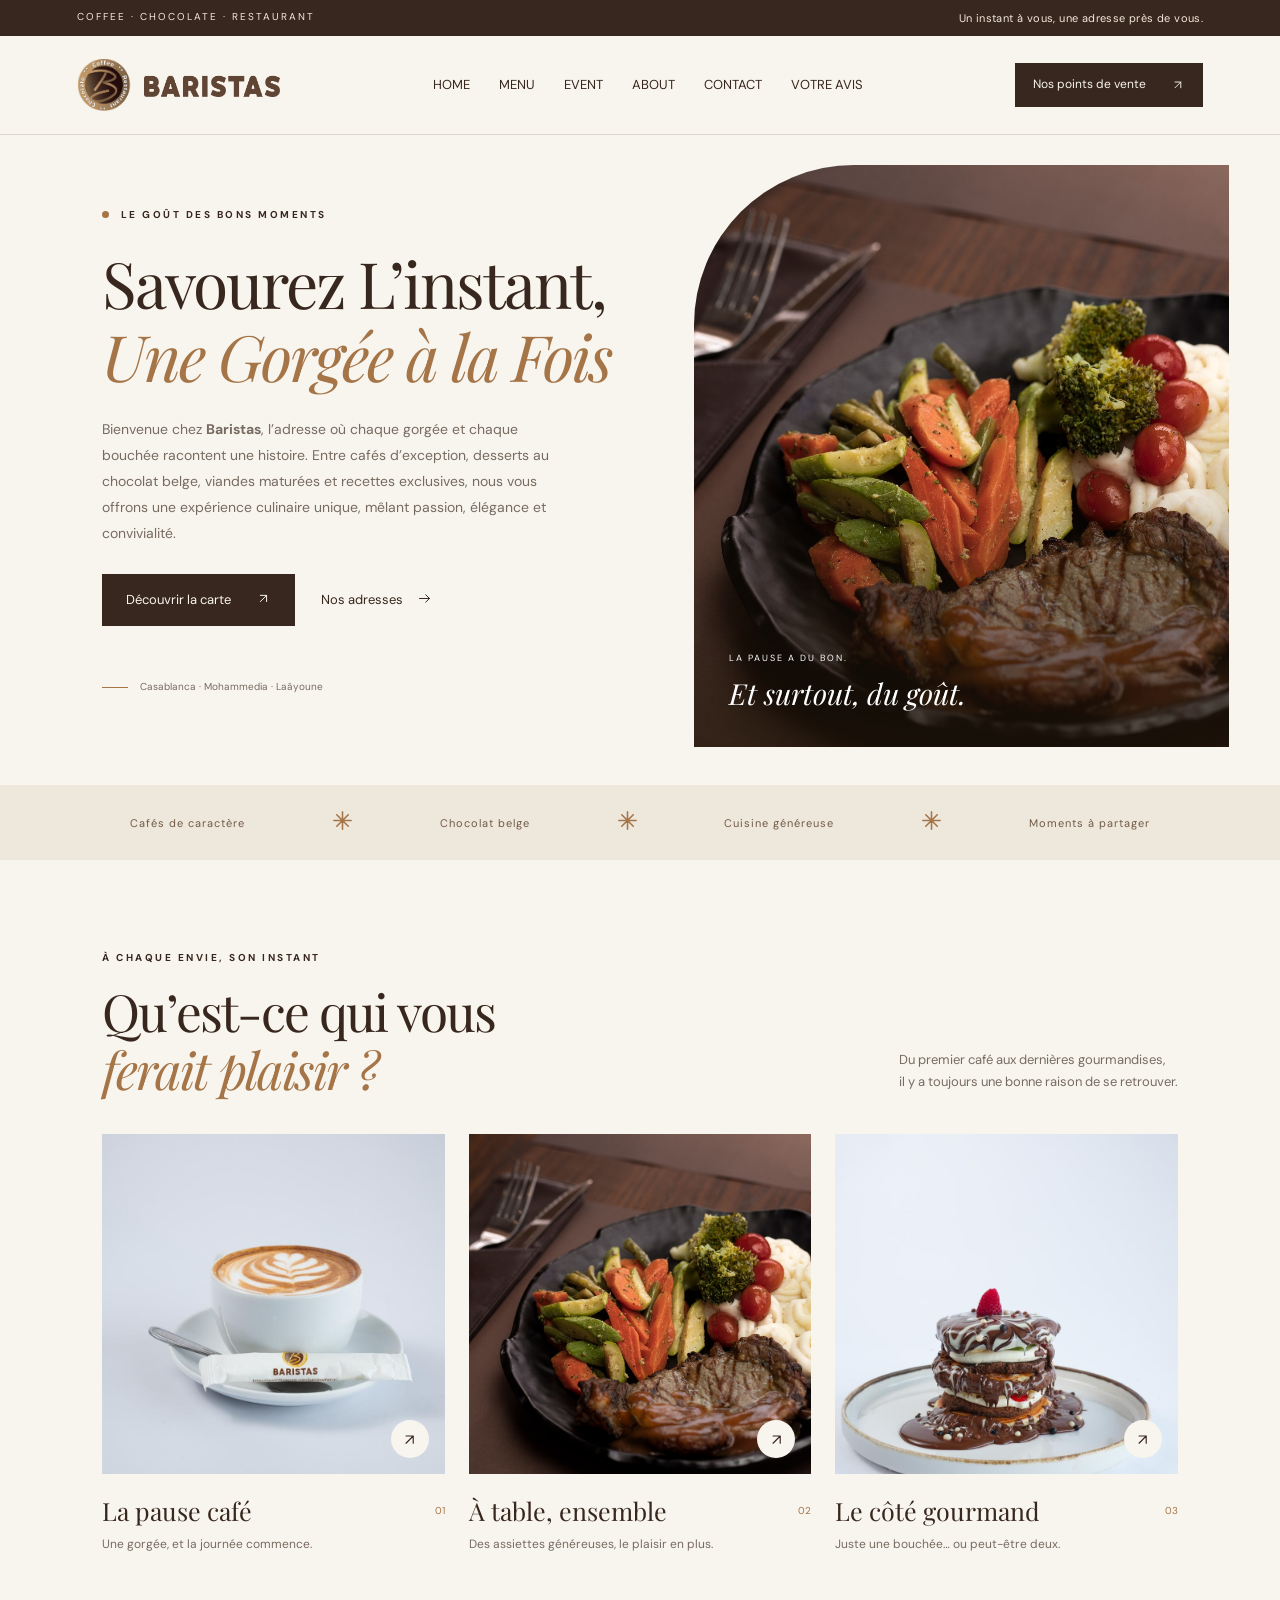
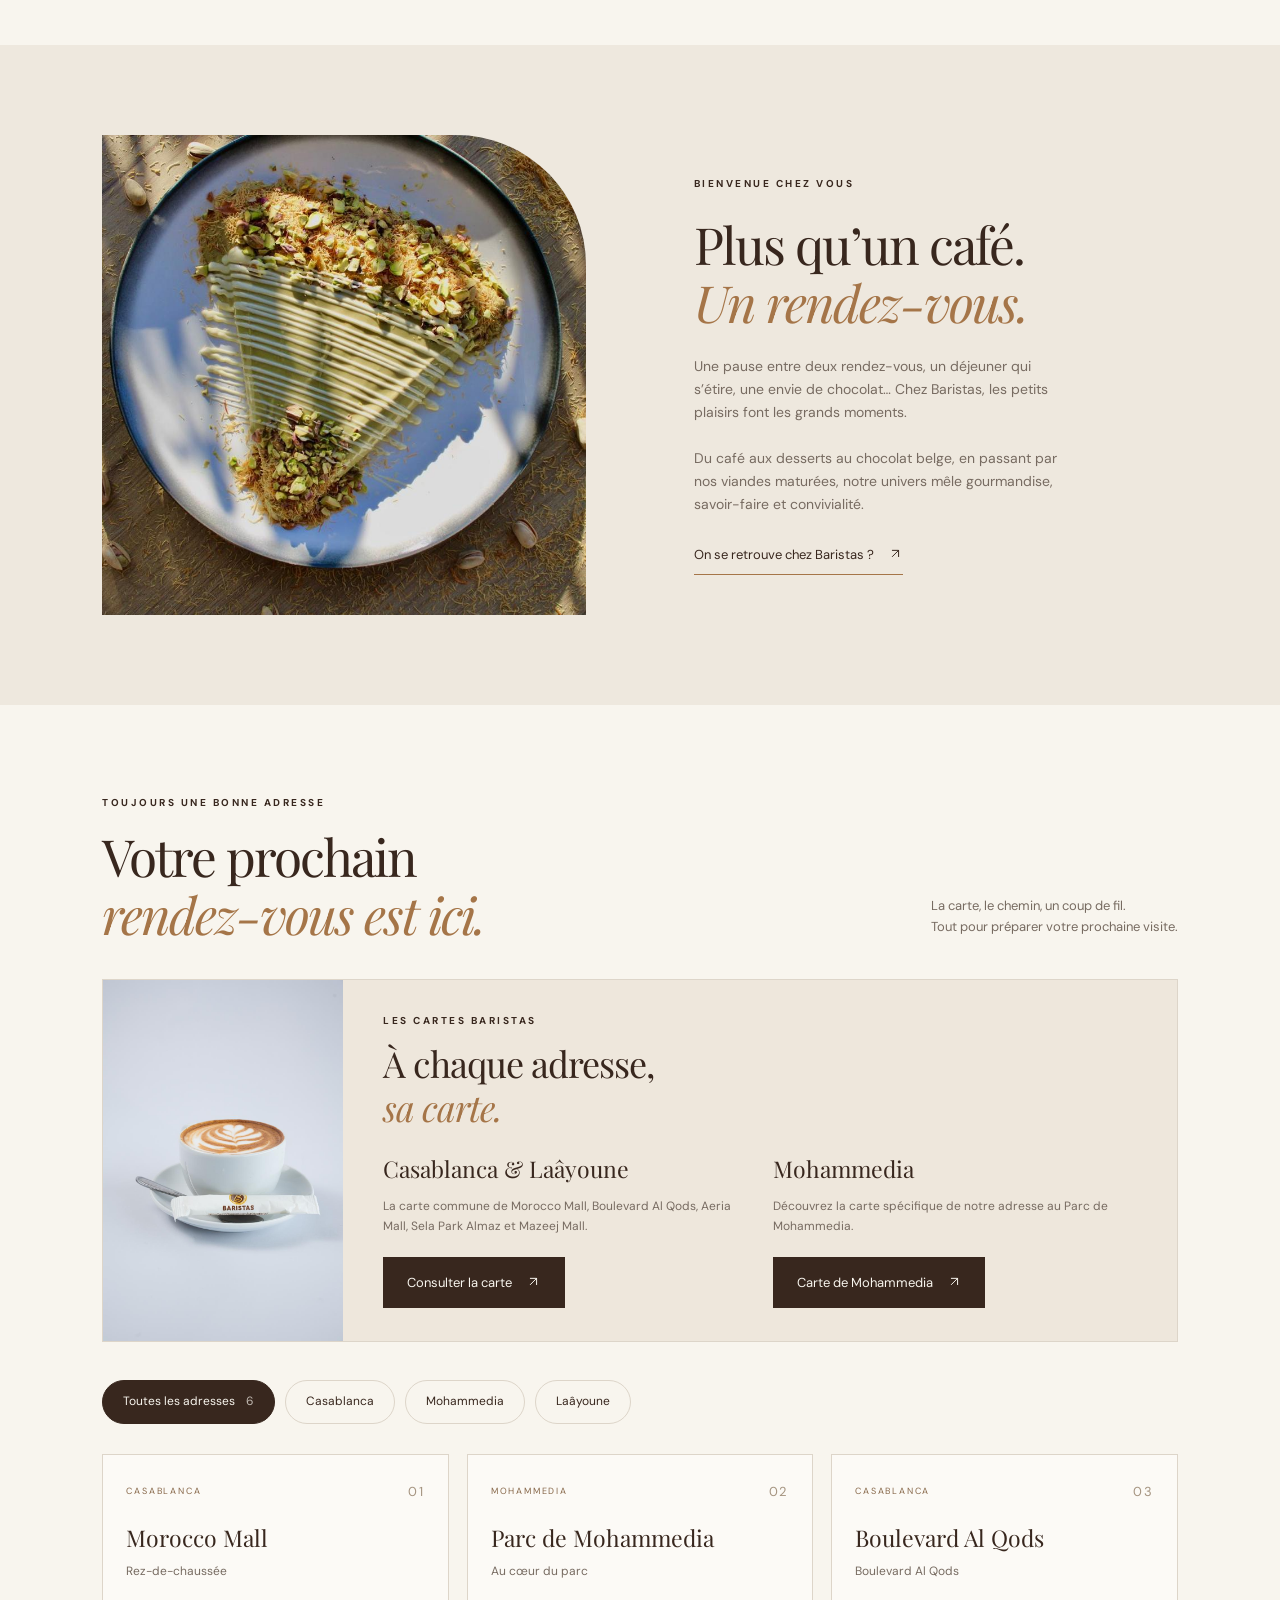
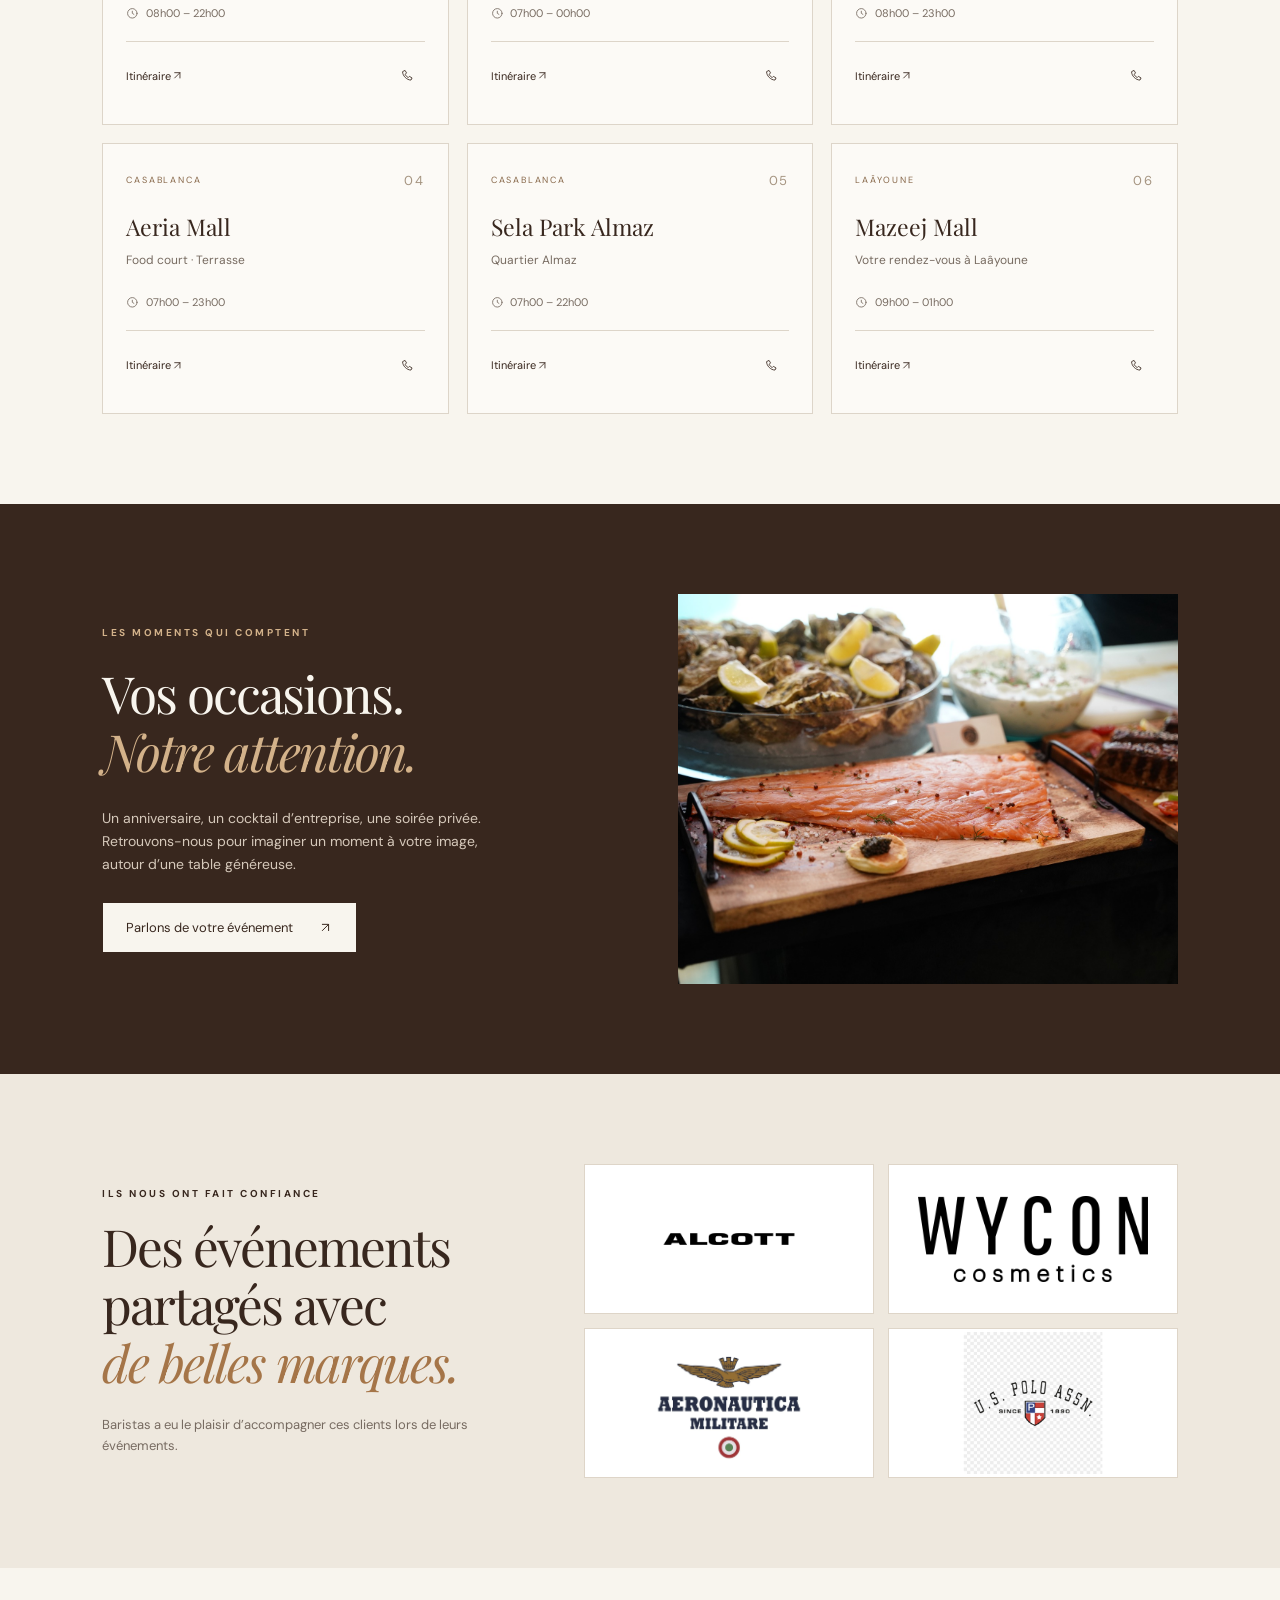
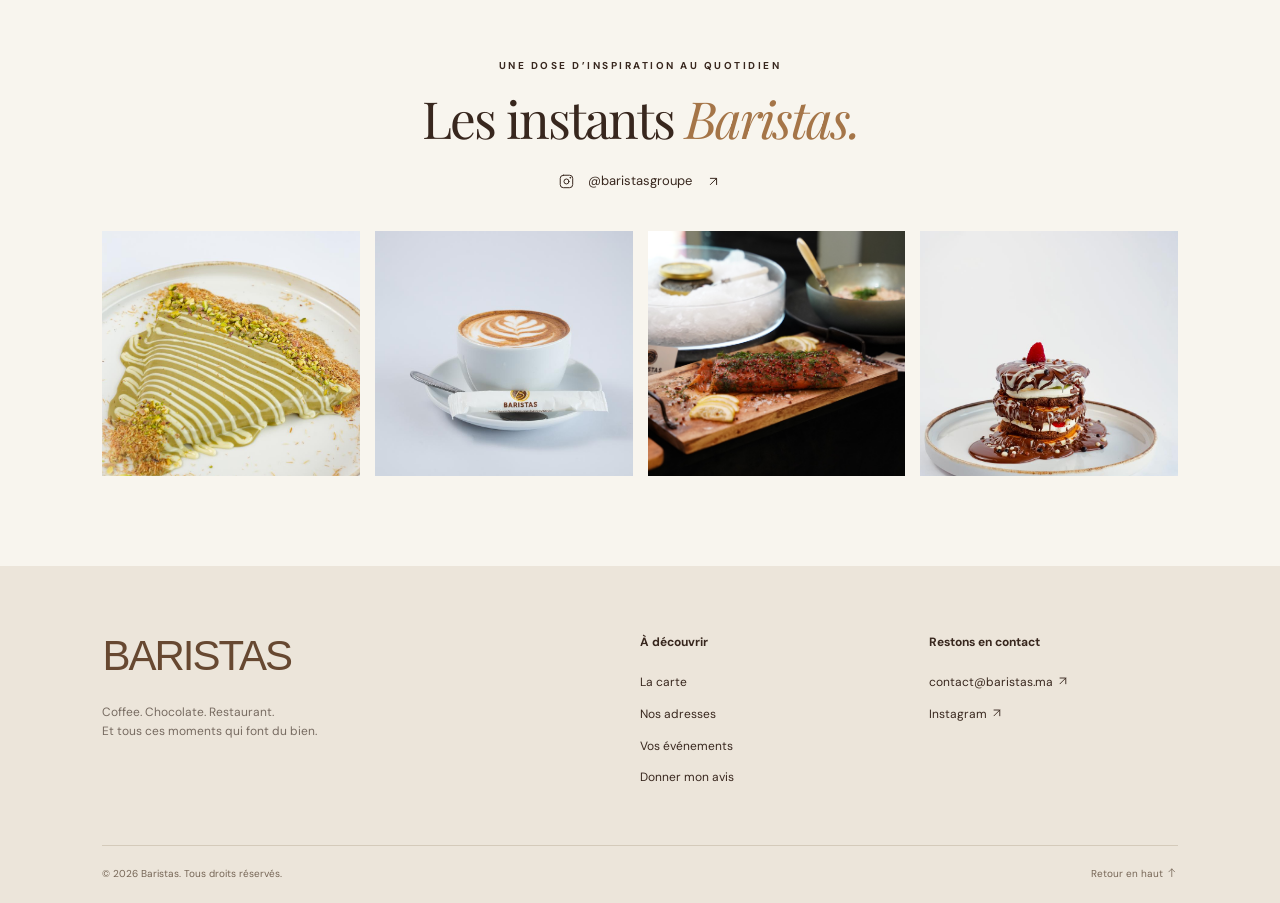
<file: index.html>
<!doctype html>
<html lang="fr">
<head>
<meta charset="utf-8">
<meta name="viewport" content="width=device-width,initial-scale=1">
<title>Baristas Maroc — Café, chocolat & restaurant</title>
<meta name="description" content="Savourez l’instant chez Baristas. Cafés, gourmandises et cuisine généreuse : découvrez nos menus et nos adresses à Casablanca, Mohammedia et Laâyoune.">
<meta name="theme-color" content="#38271e">
<link rel="icon" href="assets/img/logo Baristas head.png">
<link rel="stylesheet" href="assets/css/baristas.css">
<script src="assets/js/baristas.js" defer>
</script>
</head>
<body>
<a class="skip-link" href="#main">Aller au contenu</a>
<div class="announcement">COFFEE · CHOCOLATE · RESTAURANT <span>Un instant à vous, une adresse près de vous.</span>
</div>
<header class="site-header">
<a class="brand" href="index.html" aria-label="Baristas — Accueil">
<img class="brand-emblem" src="assets/img/logo Baristas head.png" width="55" height="55" alt="">
<img src="assets/img/logo Baristas (2).png" width="160" height="55" alt="Baristas">
</a>
<button class="nav-toggle" aria-expanded="false" aria-controls="navigation" aria-label="Ouvrir le menu">
<svg class="icon" viewBox="0 0 24 24" fill="none" stroke="currentColor" stroke-width="1.6" stroke-linecap="round" stroke-linejoin="round" aria-hidden="true" focusable="false"><path d="M4 6h16M4 12h16M4 18h16"/></svg>
</button>
<nav id="navigation" aria-label="Navigation principale">
<a href="#hero">HOME</a>
<a href="#location">MENU</a>
<a href="#events">EVENT</a>
<a href="#about">ABOUT</a>
<a href="#contact">CONTACT</a>
<a href="avis-test/">VOTRE AVIS</a>
</nav>
<a class="button header-cta" href="#addresses">Nos points de vente <svg class="icon" viewBox="0 0 24 24" fill="none" stroke="currentColor" stroke-width="1.6" stroke-linecap="round" stroke-linejoin="round" aria-hidden="true" focusable="false"><path d="M7 17 17 7M7 7h10v10"/></svg>
</a>
</header>
<main id="main">
<section class="hero" id="hero">
<div class="hero-copy">
<p class="eyebrow">
<span>
</span> LE GOÛT DES BONS MOMENTS</p>
<h1>Savourez L’instant,<br><em>Une Gorgée à la Fois</em></h1>
<p class="intro">Bienvenue chez <strong>Baristas</strong>, l’adresse où chaque gorgée et chaque bouchée racontent une histoire. Entre cafés d’exception, desserts au chocolat belge, viandes maturées et recettes exclusives, nous vous offrons une expérience culinaire unique, mêlant passion, élégance et convivialité.</p>
<div class="hero-actions">
<a class="button" href="menu/?city=casablanca&amp;v=20261007-4#menu-gallery">Découvrir la carte <span aria-hidden="true"><svg class="icon" viewBox="0 0 24 24" fill="none" stroke="currentColor" stroke-width="1.6" stroke-linecap="round" stroke-linejoin="round" aria-hidden="true" focusable="false"><path d="M7 17 17 7M7 7h10v10"/></svg></span>
</a>
<a class="text-link" href="#location">Nos adresses <span aria-hidden="true"><svg class="icon" viewBox="0 0 24 24" fill="none" stroke="currentColor" stroke-width="1.6" stroke-linecap="round" stroke-linejoin="round" aria-hidden="true" focusable="false"><path d="M4 12h16m-6-6 6 6-6 6"/></svg></span>
</a>
</div>
<div class="hero-note">
<span class="small-line">
</span> Casablanca · Mohammedia · Laâyoune</div>
</div>
<div class="hero-photo" aria-label="Les plats Baristas">
<img class="hero-slide is-active" src="assets/img/img 1 sec1.jpeg" alt="Viande grillée, légumes et purée Baristas" fetchpriority="high" width="1000" height="1200">
<img class="hero-slide" src="assets/img/img 3 sec 1.jpeg" alt="Crêpe à la pistache Baristas" aria-hidden="true" width="1000" height="1200">
<img class="hero-slide" src="assets/img/img scroll 1.jpeg" alt="Pancakes au chocolat et fraises Baristas" aria-hidden="true" width="1000" height="1200">
<img class="hero-slide" src="assets/img/Event3.jpeg" alt="Saumon préparé par Baristas" aria-hidden="true" width="1000" height="1200">
<div class="photo-label">
<span>LA PAUSE A DU BON.</span>
<strong>Et surtout, du goût.</strong>
</div>

</div>
</section>
<div class="brand-strip" aria-label="Nos spécialités">
<span>Cafés de caractère</span>
<span aria-hidden="true"><svg class="icon" viewBox="0 0 24 24" fill="none" stroke="currentColor" stroke-width="1.6" stroke-linecap="round" stroke-linejoin="round" aria-hidden="true" focusable="false"><path d="M12 3v18M3 12h18M6 6l12 12M6 18 18 6"/></svg></span>
<span>Chocolat belge</span>
<span aria-hidden="true"><svg class="icon" viewBox="0 0 24 24" fill="none" stroke="currentColor" stroke-width="1.6" stroke-linecap="round" stroke-linejoin="round" aria-hidden="true" focusable="false"><path d="M12 3v18M3 12h18M6 6l12 12M6 18 18 6"/></svg></span>
<span>Cuisine généreuse</span>
<span aria-hidden="true"><svg class="icon" viewBox="0 0 24 24" fill="none" stroke="currentColor" stroke-width="1.6" stroke-linecap="round" stroke-linejoin="round" aria-hidden="true" focusable="false"><path d="M12 3v18M3 12h18M6 6l12 12M6 18 18 6"/></svg></span>
<span>Moments à partager</span>
</div>
<section class="section specialties" id="menu">
<div class="section-heading">
<div>
<p class="eyebrow">À CHAQUE ENVIE, SON INSTANT</p>
<h2>Qu’est-ce qui vous<br>
<em>ferait plaisir ?</em>
</h2>
</div>
<p>Du premier café aux dernières gourmandises,<br>il y a toujours une bonne raison de se retrouver.</p>
</div>
<div class="specialty-grid">
<a class="specialty" href="#location">
<div class="image-wrap">
<img src="assets/img/img scroll 2.jpeg" alt="Cappuccino Baristas et son latte art" loading="lazy" width="600" height="650">
<span class="image-arrow"><svg class="icon" viewBox="0 0 24 24" fill="none" stroke="currentColor" stroke-width="1.6" stroke-linecap="round" stroke-linejoin="round" aria-hidden="true" focusable="false"><path d="M7 17 17 7M7 7h10v10"/></svg></span>
</div>
<div class="specialty-caption">
<h3>La pause café</h3>
<span>01</span>
</div>
<p>Une gorgée, et la journée commence.</p>
</a>
<a class="specialty" href="#location">
<div class="image-wrap">
<img src="assets/img/img 1 sec1.jpeg" alt="Pièce de viande grillée, légumes et purée" loading="lazy" width="600" height="650">
<span class="image-arrow"><svg class="icon" viewBox="0 0 24 24" fill="none" stroke="currentColor" stroke-width="1.6" stroke-linecap="round" stroke-linejoin="round" aria-hidden="true" focusable="false"><path d="M7 17 17 7M7 7h10v10"/></svg></span>
</div>
<div class="specialty-caption">
<h3>À table, ensemble</h3>
<span>02</span>
</div>
<p>Des assiettes généreuses, le plaisir en plus.</p>
</a>
<a class="specialty" href="#location">
<div class="image-wrap">
<img src="assets/img/img scroll 1.jpeg" alt="Pancakes nappés de chocolat et accompagnés de fraises" loading="lazy" width="600" height="650">
<span class="image-arrow"><svg class="icon" viewBox="0 0 24 24" fill="none" stroke="currentColor" stroke-width="1.6" stroke-linecap="round" stroke-linejoin="round" aria-hidden="true" focusable="false"><path d="M7 17 17 7M7 7h10v10"/></svg></span>
</div>
<div class="specialty-caption">
<h3>Le côté gourmand</h3>
<span>03</span>
</div>
<p>Juste une bouchée… ou peut-être deux.</p>
</a>
</div>

</section>
<section class="story section" id="about">
<div class="story-photo">
<img src="assets/img/img 3 sec 1.jpeg" alt="Crêpe Baristas à la pistache" loading="lazy" width="700" height="800">
</div>
<div class="story-copy">
<p class="eyebrow">BIENVENUE CHEZ VOUS</p>
<h2>Plus qu’un café.<br>
<em>Un rendez-vous.</em>
</h2>
<p>Une pause entre deux rendez-vous, un déjeuner qui s’étire, une envie de chocolat… Chez Baristas, les petits plaisirs font les grands moments.</p>
<p>Du café aux desserts au chocolat belge, en passant par nos viandes maturées, notre univers mêle gourmandise, savoir-faire et convivialité.</p>
<a class="text-link" href="#location">On se retrouve chez Baristas ? <span aria-hidden="true"><svg class="icon" viewBox="0 0 24 24" fill="none" stroke="currentColor" stroke-width="1.6" stroke-linecap="round" stroke-linejoin="round" aria-hidden="true" focusable="false"><path d="M7 17 17 7M7 7h10v10"/></svg></span>
</a>
</div>
</section>
<section class="section locations" id="location">
<div class="section-heading">
<div>
<p class="eyebrow">TOUJOURS UNE BONNE ADRESSE</p>
<h2>Votre prochain<br>
<em>rendez-vous est ici.</em>
</h2>
</div>
<p>La carte, le chemin, un coup de fil.<br>Tout pour préparer votre prochaine visite.</p>
</div>
<div class="shared-menu" aria-labelledby="shared-menu-title">
<div class="shared-menu-image"><img src="assets/img/img scroll 2.jpeg" alt="Cappuccino Baristas" width="600" height="650" loading="lazy"></div>
<div class="shared-menu-copy"><p class="eyebrow">LES CARTES BARISTAS</p><h3 id="shared-menu-title">À chaque adresse,<br><em>sa carte.</em></h3>
<div class="menu-choices">
<div class="menu-choice"><h4>Casablanca & Laâyoune</h4><p>La carte commune de Morocco Mall, Boulevard Al Qods, Aeria Mall, Sela Park Almaz et Mazeej Mall.</p><a class="button" href="menu/?city=casablanca&amp;v=20261007-4#menu-gallery" aria-label="Consulter la carte de Casablanca et Laâyoune">Consulter la carte <span aria-hidden="true"><svg class="icon" viewBox="0 0 24 24" fill="none" stroke="currentColor" stroke-width="1.6" stroke-linecap="round" stroke-linejoin="round" aria-hidden="true" focusable="false"><path d="M7 17 17 7M7 7h10v10"/></svg></span></a></div>
<div class="menu-choice"><h4>Mohammedia</h4><p>Découvrez la carte spécifique de notre adresse au Parc de Mohammedia.</p><a class="button" href="menu/?city=mohammedia&amp;v=20261007-4#menu-gallery" aria-label="Consulter la carte de Mohammedia">Carte de Mohammedia <span aria-hidden="true"><svg class="icon" viewBox="0 0 24 24" fill="none" stroke="currentColor" stroke-width="1.6" stroke-linecap="round" stroke-linejoin="round" aria-hidden="true" focusable="false"><path d="M7 17 17 7M7 7h10v10"/></svg></span></a></div>
</div></div></div>
<div id="addresses" class="filters" aria-label="Filtrer les adresses par ville">
<button class="active" data-filter="all" aria-pressed="true">Toutes les adresses <span>6</span>
</button>
<button data-filter="Casablanca" aria-pressed="false">Casablanca</button>
<button data-filter="Mohammedia" aria-pressed="false">Mohammedia</button>
<button data-filter="Laâyoune" aria-pressed="false">Laâyoune</button>
</div>
<p class="sr-only" id="address-count" role="status">6 adresses affichées</p>
<div class="address-grid">
<article class="address-card" data-city="Casablanca">
<div class="address-top">
<span>Casablanca</span>
<span class="address-number">01</span>
</div>
<h3>Morocco Mall</h3>
<p>Rez-de-chaussée</p>
<p class="hours">
<svg class="icon" viewBox="0 0 24 24" fill="none" stroke="currentColor" stroke-width="1.6" stroke-linecap="round" stroke-linejoin="round" aria-hidden="true" focusable="false"><path d="M12 8v4l3 2"/><circle cx="12" cy="12" r="9"/></svg> 08h00 – 22h00</p>
<div class="address-actions">
<a href="https://www.google.com/maps/search/?api=1&query=Baristas+Morocco+Mall+Casablanca" target="_blank" rel="noopener" aria-label="Itinéraire vers Morocco Mall (Google Maps)">Itinéraire <svg class="icon" viewBox="0 0 24 24" fill="none" stroke="currentColor" stroke-width="1.6" stroke-linecap="round" stroke-linejoin="round" aria-hidden="true" focusable="false"><path d="M7 17 17 7M7 7h10v10"/></svg></a>
<a href="tel:+212523307314" aria-label="Appeler Morocco Mall au 0523307314">
<svg class="icon" viewBox="0 0 24 24" fill="none" stroke="currentColor" stroke-width="1.6" stroke-linecap="round" stroke-linejoin="round" aria-hidden="true" focusable="false"><path d="M7 3 3 5c0 8 8 16 16 16l2-4-5-3-2 2c-3-1-5-3-6-6l2-2Z"/></svg>
<span class="sr-only">Appeler</span>
</a>
</div>
</article>
<article class="address-card" data-city="Mohammedia">
<div class="address-top">
<span>Mohammedia</span>
<span class="address-number">02</span>
</div>
<h3>Parc de Mohammedia</h3>
<p>Au cœur du parc</p>
<p class="hours">
<svg class="icon" viewBox="0 0 24 24" fill="none" stroke="currentColor" stroke-width="1.6" stroke-linecap="round" stroke-linejoin="round" aria-hidden="true" focusable="false"><path d="M12 8v4l3 2"/><circle cx="12" cy="12" r="9"/></svg> 07h00 – 00h00</p>
<div class="address-actions">
<a href="https://www.google.com/maps/search/?api=1&query=Baristas+Parc+Mohammedia" target="_blank" rel="noopener" aria-label="Itinéraire vers Parc de Mohammedia (Google Maps)">Itinéraire <svg class="icon" viewBox="0 0 24 24" fill="none" stroke="currentColor" stroke-width="1.6" stroke-linecap="round" stroke-linejoin="round" aria-hidden="true" focusable="false"><path d="M7 17 17 7M7 7h10v10"/></svg></a>
<a href="tel:+212520037820" aria-label="Appeler Parc de Mohammedia au 0520037820">
<svg class="icon" viewBox="0 0 24 24" fill="none" stroke="currentColor" stroke-width="1.6" stroke-linecap="round" stroke-linejoin="round" aria-hidden="true" focusable="false"><path d="M7 3 3 5c0 8 8 16 16 16l2-4-5-3-2 2c-3-1-5-3-6-6l2-2Z"/></svg>
<span class="sr-only">Appeler</span>
</a>
</div>
</article>
<article class="address-card" data-city="Casablanca">
<div class="address-top">
<span>Casablanca</span>
<span class="address-number">03</span>
</div>
<h3>Boulevard Al Qods</h3>
<p>Boulevard Al Qods</p>
<p class="hours">
<svg class="icon" viewBox="0 0 24 24" fill="none" stroke="currentColor" stroke-width="1.6" stroke-linecap="round" stroke-linejoin="round" aria-hidden="true" focusable="false"><path d="M12 8v4l3 2"/><circle cx="12" cy="12" r="9"/></svg> 08h00 – 23h00</p>
<div class="address-actions">
<a href="https://www.google.com/maps/search/?api=1&query=Baristas+Boulevard+Al+Qods+Casablanca" target="_blank" rel="noopener" aria-label="Itinéraire vers Boulevard Al Qods (Google Maps)">Itinéraire <svg class="icon" viewBox="0 0 24 24" fill="none" stroke="currentColor" stroke-width="1.6" stroke-linecap="round" stroke-linejoin="round" aria-hidden="true" focusable="false"><path d="M7 17 17 7M7 7h10v10"/></svg></a>
<a href="tel:+212522872465" aria-label="Appeler Boulevard Al Qods au 0522872465">
<svg class="icon" viewBox="0 0 24 24" fill="none" stroke="currentColor" stroke-width="1.6" stroke-linecap="round" stroke-linejoin="round" aria-hidden="true" focusable="false"><path d="M7 3 3 5c0 8 8 16 16 16l2-4-5-3-2 2c-3-1-5-3-6-6l2-2Z"/></svg>
<span class="sr-only">Appeler</span>
</a>
</div>
</article>
<article class="address-card" data-city="Casablanca">
<div class="address-top">
<span>Casablanca</span>
<span class="address-number">04</span>
</div>
<h3>Aeria Mall</h3>
<p>Food court · Terrasse</p>
<p class="hours">
<svg class="icon" viewBox="0 0 24 24" fill="none" stroke="currentColor" stroke-width="1.6" stroke-linecap="round" stroke-linejoin="round" aria-hidden="true" focusable="false"><path d="M12 8v4l3 2"/><circle cx="12" cy="12" r="9"/></svg> 07h00 – 23h00</p>
<div class="address-actions">
<a href="https://maps.app.goo.gl/Fmhg12mG72rkC3nW9" target="_blank" rel="noopener" aria-label="Itinéraire vers Aeria Mall (Google Maps)">Itinéraire <svg class="icon" viewBox="0 0 24 24" fill="none" stroke="currentColor" stroke-width="1.6" stroke-linecap="round" stroke-linejoin="round" aria-hidden="true" focusable="false"><path d="M7 17 17 7M7 7h10v10"/></svg></a>
<a href="tel:+212522691535" aria-label="Appeler Aeria Mall au 0522691535">
<svg class="icon" viewBox="0 0 24 24" fill="none" stroke="currentColor" stroke-width="1.6" stroke-linecap="round" stroke-linejoin="round" aria-hidden="true" focusable="false"><path d="M7 3 3 5c0 8 8 16 16 16l2-4-5-3-2 2c-3-1-5-3-6-6l2-2Z"/></svg>
<span class="sr-only">Appeler</span>
</a>
</div>
</article>
<article class="address-card" data-city="Casablanca">
<div class="address-top">
<span>Casablanca</span>
<span class="address-number">05</span>
</div>
<h3>Sela Park Almaz</h3>
<p>Quartier Almaz</p>
<p class="hours">
<svg class="icon" viewBox="0 0 24 24" fill="none" stroke="currentColor" stroke-width="1.6" stroke-linecap="round" stroke-linejoin="round" aria-hidden="true" focusable="false"><path d="M12 8v4l3 2"/><circle cx="12" cy="12" r="9"/></svg> 07h00 – 22h00</p>
<div class="address-actions">
<a href="https://maps.app.goo.gl/NwqRMtqyFhshjxSQA" target="_blank" rel="noopener" aria-label="Itinéraire vers Sela Park Almaz (Google Maps)">Itinéraire <svg class="icon" viewBox="0 0 24 24" fill="none" stroke="currentColor" stroke-width="1.6" stroke-linecap="round" stroke-linejoin="round" aria-hidden="true" focusable="false"><path d="M7 17 17 7M7 7h10v10"/></svg></a>
<a href="tel:+212522938719" aria-label="Appeler Sela Park Almaz au 0522938719">
<svg class="icon" viewBox="0 0 24 24" fill="none" stroke="currentColor" stroke-width="1.6" stroke-linecap="round" stroke-linejoin="round" aria-hidden="true" focusable="false"><path d="M7 3 3 5c0 8 8 16 16 16l2-4-5-3-2 2c-3-1-5-3-6-6l2-2Z"/></svg>
<span class="sr-only">Appeler</span>
</a>
</div>
</article>
<article class="address-card" data-city="Laâyoune">
<div class="address-top">
<span>Laâyoune</span>
<span class="address-number">06</span>
</div>
<h3>Mazeej Mall</h3>
<p>Votre rendez-vous à Laâyoune</p>
<p class="hours">
<svg class="icon" viewBox="0 0 24 24" fill="none" stroke="currentColor" stroke-width="1.6" stroke-linecap="round" stroke-linejoin="round" aria-hidden="true" focusable="false"><path d="M12 8v4l3 2"/><circle cx="12" cy="12" r="9"/></svg> 09h00 – 01h00</p>
<div class="address-actions">
<a href="https://share.google/byTgT4fBBDVHjvWRa" target="_blank" rel="noopener" aria-label="Itinéraire vers Mazeej Mall (Google Maps)">Itinéraire <svg class="icon" viewBox="0 0 24 24" fill="none" stroke="currentColor" stroke-width="1.6" stroke-linecap="round" stroke-linejoin="round" aria-hidden="true" focusable="false"><path d="M7 17 17 7M7 7h10v10"/></svg></a>
<a href="tel:+212528892851" aria-label="Appeler Mazeej Mall au 0528892851">
<svg class="icon" viewBox="0 0 24 24" fill="none" stroke="currentColor" stroke-width="1.6" stroke-linecap="round" stroke-linejoin="round" aria-hidden="true" focusable="false"><path d="M7 3 3 5c0 8 8 16 16 16l2-4-5-3-2 2c-3-1-5-3-6-6l2-2Z"/></svg>
<span class="sr-only">Appeler</span>
</a>
</div>
</article>
</div>
</section>
<section class="events section" id="events">
<div class="event-copy">
<p class="eyebrow">LES MOMENTS QUI COMPTENT</p>
<h2>Vos occasions.<br>
<em>Notre attention.</em>
</h2>
<p>Un anniversaire, un cocktail d’entreprise, une soirée privée. Retrouvons-nous pour imaginer un moment à votre image, autour d’une table généreuse.</p>
<a class="button light" href="evenement.html">Parlons de votre événement <svg class="icon" viewBox="0 0 24 24" fill="none" stroke="currentColor" stroke-width="1.6" stroke-linecap="round" stroke-linejoin="round" aria-hidden="true" focusable="false"><path d="M7 17 17 7M7 7h10v10"/></svg></a>
</div>
<img src="assets/img/Event1.jpeg" alt="Buffet Baristas pour une réception, poissons et fruits de mer" loading="lazy" width="900" height="600">
</section>
<section class="clients section" aria-labelledby="clients-title">
<div class="clients-heading">
<p class="eyebrow">ILS NOUS ONT FAIT CONFIANCE</p>
<h2 id="clients-title">Des événements partagés avec<br><em>de belles marques.</em></h2>
<p>Baristas a eu le plaisir d’accompagner ces clients lors de leurs événements.</p>
</div>
<div class="clients-grid" aria-label="Clients accompagnés par Baristas">
<div class="client-logo"><img src="assets/img/clients/alcott.jpg" alt="Alcott" loading="lazy" width="600" height="340"></div>
<div class="client-logo"><img src="assets/img/clients/wycon.png" alt="WYCON Cosmetics" loading="lazy" width="600" height="240"></div>
<div class="client-logo"><img src="assets/img/clients/aeronautica.webp" alt="Aeronautica Militare" loading="lazy" width="600" height="600"></div>
<div class="client-logo"><img src="assets/img/clients/us-polo.png" alt="U.S. Polo Assn." loading="lazy" width="600" height="600"></div>
</div>
</section>
<section class="instagram section">
<p class="eyebrow">UNE DOSE D’INSPIRATION AU QUOTIDIEN</p>
<h2>Les instants <em>Baristas.</em>
</h2>
<a class="text-link" href="https://www.instagram.com/baristasgroupe?stkn=Z3M0aGdxMmt0djB2" target="_blank" rel="noopener">
<svg class="icon" viewBox="0 0 24 24" fill="none" stroke="currentColor" stroke-width="1.6" stroke-linecap="round" stroke-linejoin="round" aria-hidden="true" focusable="false"><path d="M7 2h10a5 5 0 0 1 5 5v10a5 5 0 0 1-5 5H7a5 5 0 0 1-5-5V7a5 5 0 0 1 5-5Z"/><circle cx="12" cy="12" r="4"/><circle cx="18" cy="6" r=".6"/></svg> @baristasgroupe <svg class="icon" viewBox="0 0 24 24" fill="none" stroke="currentColor" stroke-width="1.6" stroke-linecap="round" stroke-linejoin="round" aria-hidden="true" focusable="false"><path d="M7 17 17 7M7 7h10v10"/></svg></a>
<div class="instagram-grid">
<img src="assets/img/img scroll 3.jpeg" alt="Crêpe à la pistache" loading="lazy" width="500" height="500">
<img src="assets/img/img scroll 2.jpeg" alt="Pause cappuccino" loading="lazy" width="500" height="500">
<img src="assets/img/Event3.jpeg" alt="Buffet et saumon préparés par Baristas" loading="lazy" width="500" height="500">
<img src="assets/img/img scroll 4.jpeg" alt="Pancakes au chocolat" loading="lazy" width="500" height="500">
</div>
</section>
</main>
<footer id="contact">
<div class="footer-main">
<div>
<span class="footer-brand">BARISTAS</span>
<p>Coffee. Chocolate. Restaurant.<br>Et tous ces moments qui font du bien.</p>
</div>
<div>
<strong>À découvrir</strong>
<a href="menu/?city=casablanca&amp;v=20261007-4#menu-gallery">La carte</a>
<a href="#location">Nos adresses</a>
<a href="#events">Vos événements</a>
<a href="avis-test/">Donner mon avis</a>
</div>
<div>
<strong>Restons en contact</strong>
<a href="mailto:contact@baristas.ma">contact@baristas.ma <svg class="icon" viewBox="0 0 24 24" fill="none" stroke="currentColor" stroke-width="1.6" stroke-linecap="round" stroke-linejoin="round" aria-hidden="true" focusable="false"><path d="M7 17 17 7M7 7h10v10"/></svg></a>
<a href="https://www.instagram.com/baristasgroupe?stkn=Z3M0aGdxMmt0djB2" target="_blank" rel="noopener">Instagram <svg class="icon" viewBox="0 0 24 24" fill="none" stroke="currentColor" stroke-width="1.6" stroke-linecap="round" stroke-linejoin="round" aria-hidden="true" focusable="false"><path d="M7 17 17 7M7 7h10v10"/></svg></a>
</div>
</div>
<div class="footer-bottom">
<span>© 2026 Baristas. Tous droits réservés.</span>
<a href="#hero">Retour en haut <svg class="icon" viewBox="0 0 24 24" fill="none" stroke="currentColor" stroke-width="1.6" stroke-linecap="round" stroke-linejoin="round" aria-hidden="true" focusable="false"><path d="M12 20V4m-6 6 6-6 6 6"/></svg></a>
</div>
</footer>
<div class="mobile-bar">
<a href="menu/?city=casablanca&amp;v=20261007-4#menu-gallery">La carte <span aria-hidden="true"><svg class="icon" viewBox="0 0 24 24" fill="none" stroke="currentColor" stroke-width="1.6" stroke-linecap="round" stroke-linejoin="round" aria-hidden="true" focusable="false"><path d="M7 17 17 7M7 7h10v10"/></svg></span>
</a>
<a href="#addresses">Nos points de vente <svg class="icon" viewBox="0 0 24 24" fill="none" stroke="currentColor" stroke-width="1.6" stroke-linecap="round" stroke-linejoin="round" aria-hidden="true" focusable="false"><path d="M12 22s8-9 8-14a8 8 0 0 0-16 0c0 5 8 14 8 14Z"/><circle cx="12" cy="8" r="2.5"/></svg>
</a>
</div>
</body>
</html>
</file>
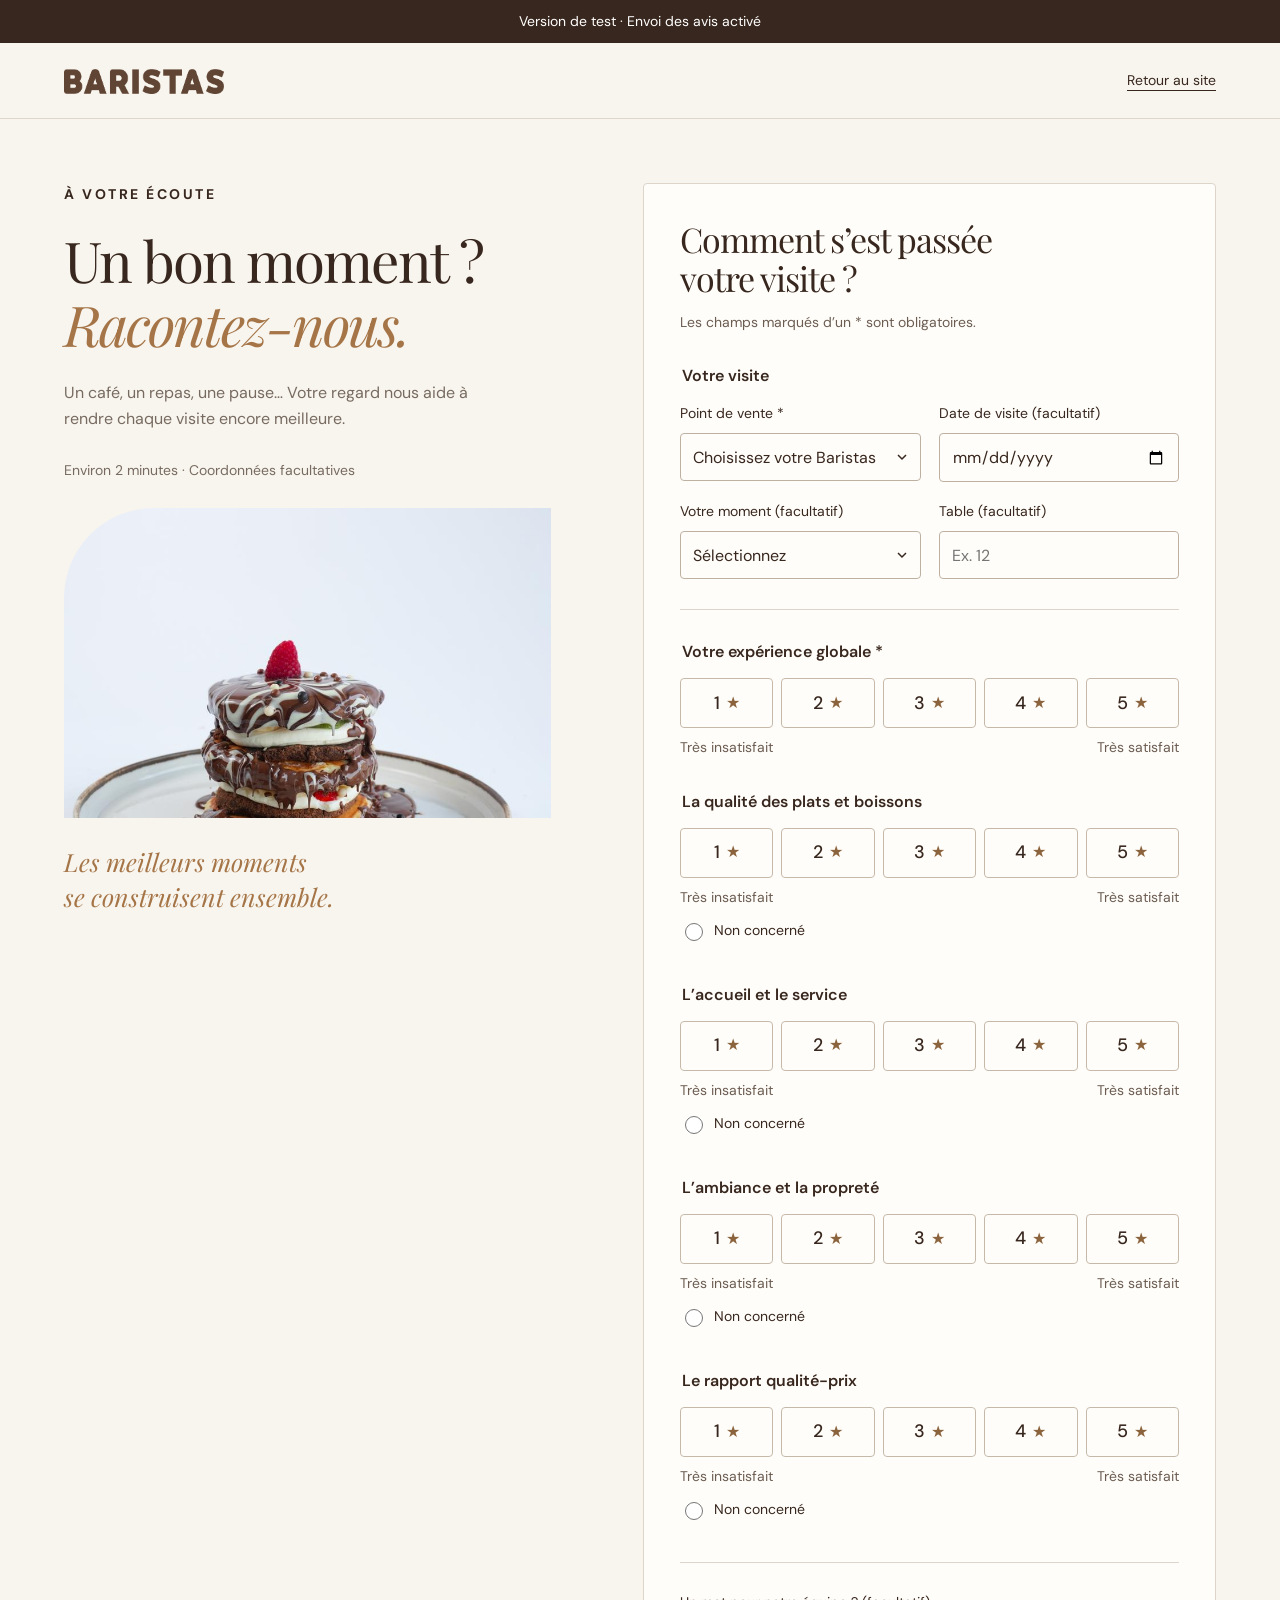
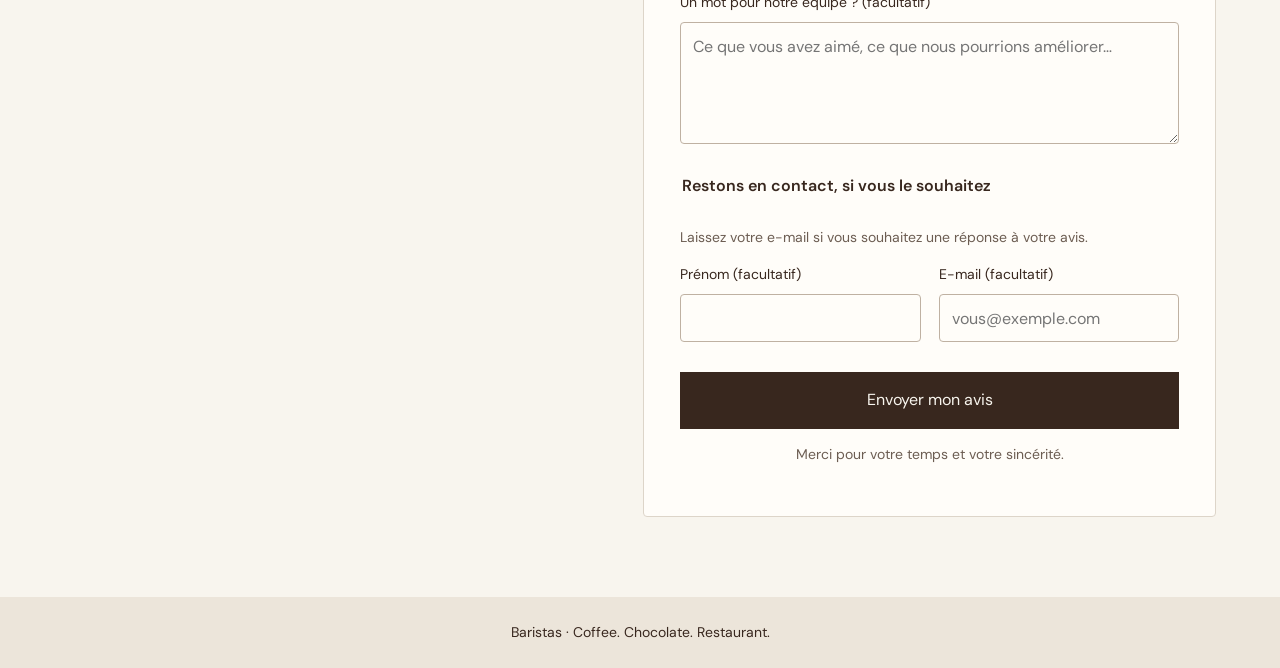
<file: avis-test/index.html>
<!doctype html>
<html lang="fr">
<head>
<meta charset="utf-8"><meta name="viewport" content="width=device-width,initial-scale=1">
<meta name="robots" content="noindex,nofollow"><title>Test — Votre avis compte — Baristas</title>
<meta name="description" content="Partagez votre expérience chez Baristas. Quelques notes, un mot, et de meilleurs moments à partager.">
<meta name="theme-color" content="#38271e">
<link rel="icon" href="assets/img/logo Baristas head.png">
<link rel="stylesheet" href="assets/css/baristas.css"><link rel="stylesheet" href="assets/css/avis.css">
<script src="assets/js/avis.js" defer></script>
</head>
<body class="review-page">
<a class="skip-link" href="#avis-form">Aller au questionnaire</a>
<div style="padding:10px 20px;text-align:center;background:#38271e;color:#fff;font-size:14px">Version de test · Envoi des avis activé</div><header class="review-header"><a href="../index.html" aria-label="Baristas — Accueil"><img src="assets/img/logo Baristas (2).png" alt="Baristas" width="160" height="55"></a><a href="../index.html">Retour au site</a></header>
<main class="review-layout">
<div class="review-intro"><p class="eyebrow">À VOTRE ÉCOUTE</p><h1>Un bon moment ?<br><em>Racontez-nous.</em></h1><p>Un café, un repas, une pause… Votre regard nous aide à rendre chaque visite encore meilleure.</p><div class="review-caption">Environ 2 minutes · Coordonnées facultatives</div><img class="review-photo" src="assets/img/img scroll 1.jpeg" alt="Pancakes gourmands chez Baristas" width="600" height="520"><blockquote>Les meilleurs moments<br>se construisent ensemble.</blockquote></div>
<form id="avis-form" class="review-form" action="https://formsubmit.co/oussama.khafou1@gmail.com" method="POST">
<input type="hidden" name="_subject" value="[TEST] Nouvel avis client — Baristas">
<input type="hidden" name="_template" value="table">
<input type="hidden" name="_next" value="https://ussamaaakh.github.io/baristas-preview/avis-test/merci-avis.html">
<input type="text" name="_honey" hidden tabindex="-1" autocomplete="off">

<h2>Comment s’est passée<br>votre visite ?</h2><p class="review-help">Les champs marqués d’un * sont obligatoires.</p>
<fieldset class="visit-fields"><legend>Votre visite</legend><div class="review-fields"><label>Point de vente *<select name="Lieu" id="review-location" required><option value="">Choisissez votre Baristas</option><option>Morocco Mall</option><option>Parc Mohammedia</option><option>Boulevard Al Qods</option><option>Aeria Mall</option><option>Sela Park Almaz</option><option>Mazeej Mall Laâyoune</option></select></label><label>Date de visite (facultatif)<input type="date" name="Date_visite" id="review-date"></label><label>Votre moment (facultatif)<select name="Moment"><option value="">Sélectionnez</option><option>Petit-déjeuner</option><option>Déjeuner</option><option>Pause café / goûter</option><option>Dîner</option></select></label><label>Table (facultatif)<input name="Table" maxlength="30" placeholder="Ex. 12"></label></div></fieldset>
<div class="review-ratings"><fieldset class="rating-group"><legend>Votre expérience globale *</legend><div class="rating-options"><label class="rating-choice"><input type="radio" name="Experience" value="1" required><span><b>1</b><span class="rating-star" aria-hidden="true">★</span></span><span class="sr-only"> sur 5</span></label><label class="rating-choice"><input type="radio" name="Experience" value="2" required><span><b>2</b><span class="rating-star" aria-hidden="true">★</span></span><span class="sr-only"> sur 5</span></label><label class="rating-choice"><input type="radio" name="Experience" value="3" required><span><b>3</b><span class="rating-star" aria-hidden="true">★</span></span><span class="sr-only"> sur 5</span></label><label class="rating-choice"><input type="radio" name="Experience" value="4" required><span><b>4</b><span class="rating-star" aria-hidden="true">★</span></span><span class="sr-only"> sur 5</span></label><label class="rating-choice"><input type="radio" name="Experience" value="5" required><span><b>5</b><span class="rating-star" aria-hidden="true">★</span></span><span class="sr-only"> sur 5</span></label></div><div class="rating-scale"><span>Très insatisfait</span><span>Très satisfait</span></div></fieldset>
<fieldset class="rating-group"><legend>La qualité des plats et boissons</legend><div class="rating-options"><label class="rating-choice"><input type="radio" name="Cuisine" value="1" ><span><b>1</b><span class="rating-star" aria-hidden="true">★</span></span><span class="sr-only"> sur 5</span></label><label class="rating-choice"><input type="radio" name="Cuisine" value="2" ><span><b>2</b><span class="rating-star" aria-hidden="true">★</span></span><span class="sr-only"> sur 5</span></label><label class="rating-choice"><input type="radio" name="Cuisine" value="3" ><span><b>3</b><span class="rating-star" aria-hidden="true">★</span></span><span class="sr-only"> sur 5</span></label><label class="rating-choice"><input type="radio" name="Cuisine" value="4" ><span><b>4</b><span class="rating-star" aria-hidden="true">★</span></span><span class="sr-only"> sur 5</span></label><label class="rating-choice"><input type="radio" name="Cuisine" value="5" ><span><b>5</b><span class="rating-star" aria-hidden="true">★</span></span><span class="sr-only"> sur 5</span></label></div><div class="rating-scale"><span>Très insatisfait</span><span>Très satisfait</span></div><label class="not-rated"><input type="radio" name="Cuisine" value="Non concerné"> Non concerné</label></fieldset>
<fieldset class="rating-group"><legend>L’accueil et le service</legend><div class="rating-options"><label class="rating-choice"><input type="radio" name="Service" value="1" ><span><b>1</b><span class="rating-star" aria-hidden="true">★</span></span><span class="sr-only"> sur 5</span></label><label class="rating-choice"><input type="radio" name="Service" value="2" ><span><b>2</b><span class="rating-star" aria-hidden="true">★</span></span><span class="sr-only"> sur 5</span></label><label class="rating-choice"><input type="radio" name="Service" value="3" ><span><b>3</b><span class="rating-star" aria-hidden="true">★</span></span><span class="sr-only"> sur 5</span></label><label class="rating-choice"><input type="radio" name="Service" value="4" ><span><b>4</b><span class="rating-star" aria-hidden="true">★</span></span><span class="sr-only"> sur 5</span></label><label class="rating-choice"><input type="radio" name="Service" value="5" ><span><b>5</b><span class="rating-star" aria-hidden="true">★</span></span><span class="sr-only"> sur 5</span></label></div><div class="rating-scale"><span>Très insatisfait</span><span>Très satisfait</span></div><label class="not-rated"><input type="radio" name="Service" value="Non concerné"> Non concerné</label></fieldset>
<fieldset class="rating-group"><legend>L’ambiance et la propreté</legend><div class="rating-options"><label class="rating-choice"><input type="radio" name="Ambiance" value="1" ><span><b>1</b><span class="rating-star" aria-hidden="true">★</span></span><span class="sr-only"> sur 5</span></label><label class="rating-choice"><input type="radio" name="Ambiance" value="2" ><span><b>2</b><span class="rating-star" aria-hidden="true">★</span></span><span class="sr-only"> sur 5</span></label><label class="rating-choice"><input type="radio" name="Ambiance" value="3" ><span><b>3</b><span class="rating-star" aria-hidden="true">★</span></span><span class="sr-only"> sur 5</span></label><label class="rating-choice"><input type="radio" name="Ambiance" value="4" ><span><b>4</b><span class="rating-star" aria-hidden="true">★</span></span><span class="sr-only"> sur 5</span></label><label class="rating-choice"><input type="radio" name="Ambiance" value="5" ><span><b>5</b><span class="rating-star" aria-hidden="true">★</span></span><span class="sr-only"> sur 5</span></label></div><div class="rating-scale"><span>Très insatisfait</span><span>Très satisfait</span></div><label class="not-rated"><input type="radio" name="Ambiance" value="Non concerné"> Non concerné</label></fieldset>
<fieldset class="rating-group"><legend>Le rapport qualité-prix</legend><div class="rating-options"><label class="rating-choice"><input type="radio" name="Qualite_prix" value="1" ><span><b>1</b><span class="rating-star" aria-hidden="true">★</span></span><span class="sr-only"> sur 5</span></label><label class="rating-choice"><input type="radio" name="Qualite_prix" value="2" ><span><b>2</b><span class="rating-star" aria-hidden="true">★</span></span><span class="sr-only"> sur 5</span></label><label class="rating-choice"><input type="radio" name="Qualite_prix" value="3" ><span><b>3</b><span class="rating-star" aria-hidden="true">★</span></span><span class="sr-only"> sur 5</span></label><label class="rating-choice"><input type="radio" name="Qualite_prix" value="4" ><span><b>4</b><span class="rating-star" aria-hidden="true">★</span></span><span class="sr-only"> sur 5</span></label><label class="rating-choice"><input type="radio" name="Qualite_prix" value="5" ><span><b>5</b><span class="rating-star" aria-hidden="true">★</span></span><span class="sr-only"> sur 5</span></label></div><div class="rating-scale"><span>Très insatisfait</span><span>Très satisfait</span></div><label class="not-rated"><input type="radio" name="Qualite_prix" value="Non concerné"> Non concerné</label></fieldset>
</div>
<label class="review-label">Un mot pour notre équipe ? (facultatif)<textarea name="Commentaire" rows="4" maxlength="3000" placeholder="Ce que vous avez aimé, ce que nous pourrions améliorer…"></textarea></label>
<fieldset class="contact-fields"><legend>Restons en contact, si vous le souhaitez</legend><p class="review-help">Laissez votre e-mail si vous souhaitez une réponse à votre avis.</p><div class="review-fields"><label>Prénom (facultatif)<input name="Prenom" autocomplete="given-name" maxlength="100"></label><label>E-mail (facultatif)<input type="email" name="email" autocomplete="email" maxlength="254" placeholder="vous@exemple.com"></label></div></fieldset>
<button type="submit" class="button review-submit">Envoyer mon avis</button><p class="review-help review-end">Merci pour votre temps et votre sincérité.</p>
</form></main>
<footer class="review-footer">Baristas · Coffee. Chocolate. Restaurant.</footer>
</body></html>
</file>
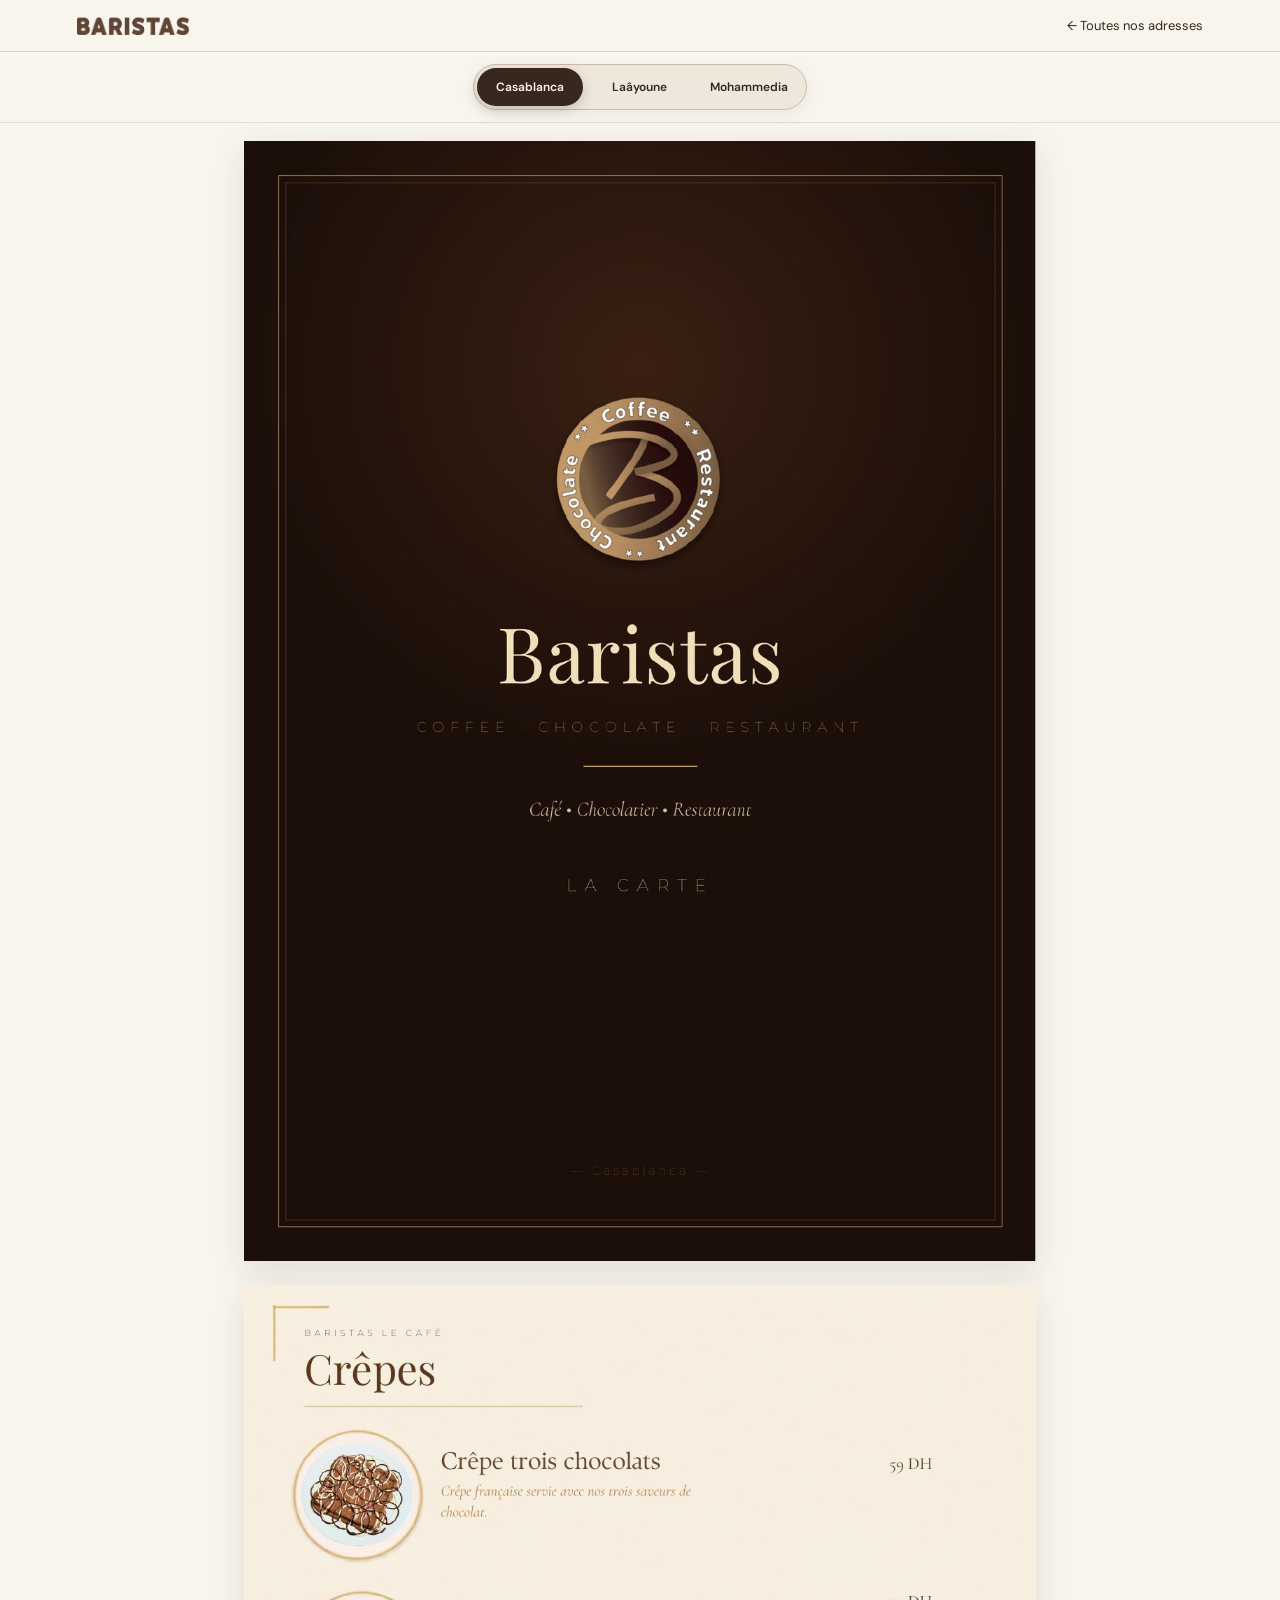
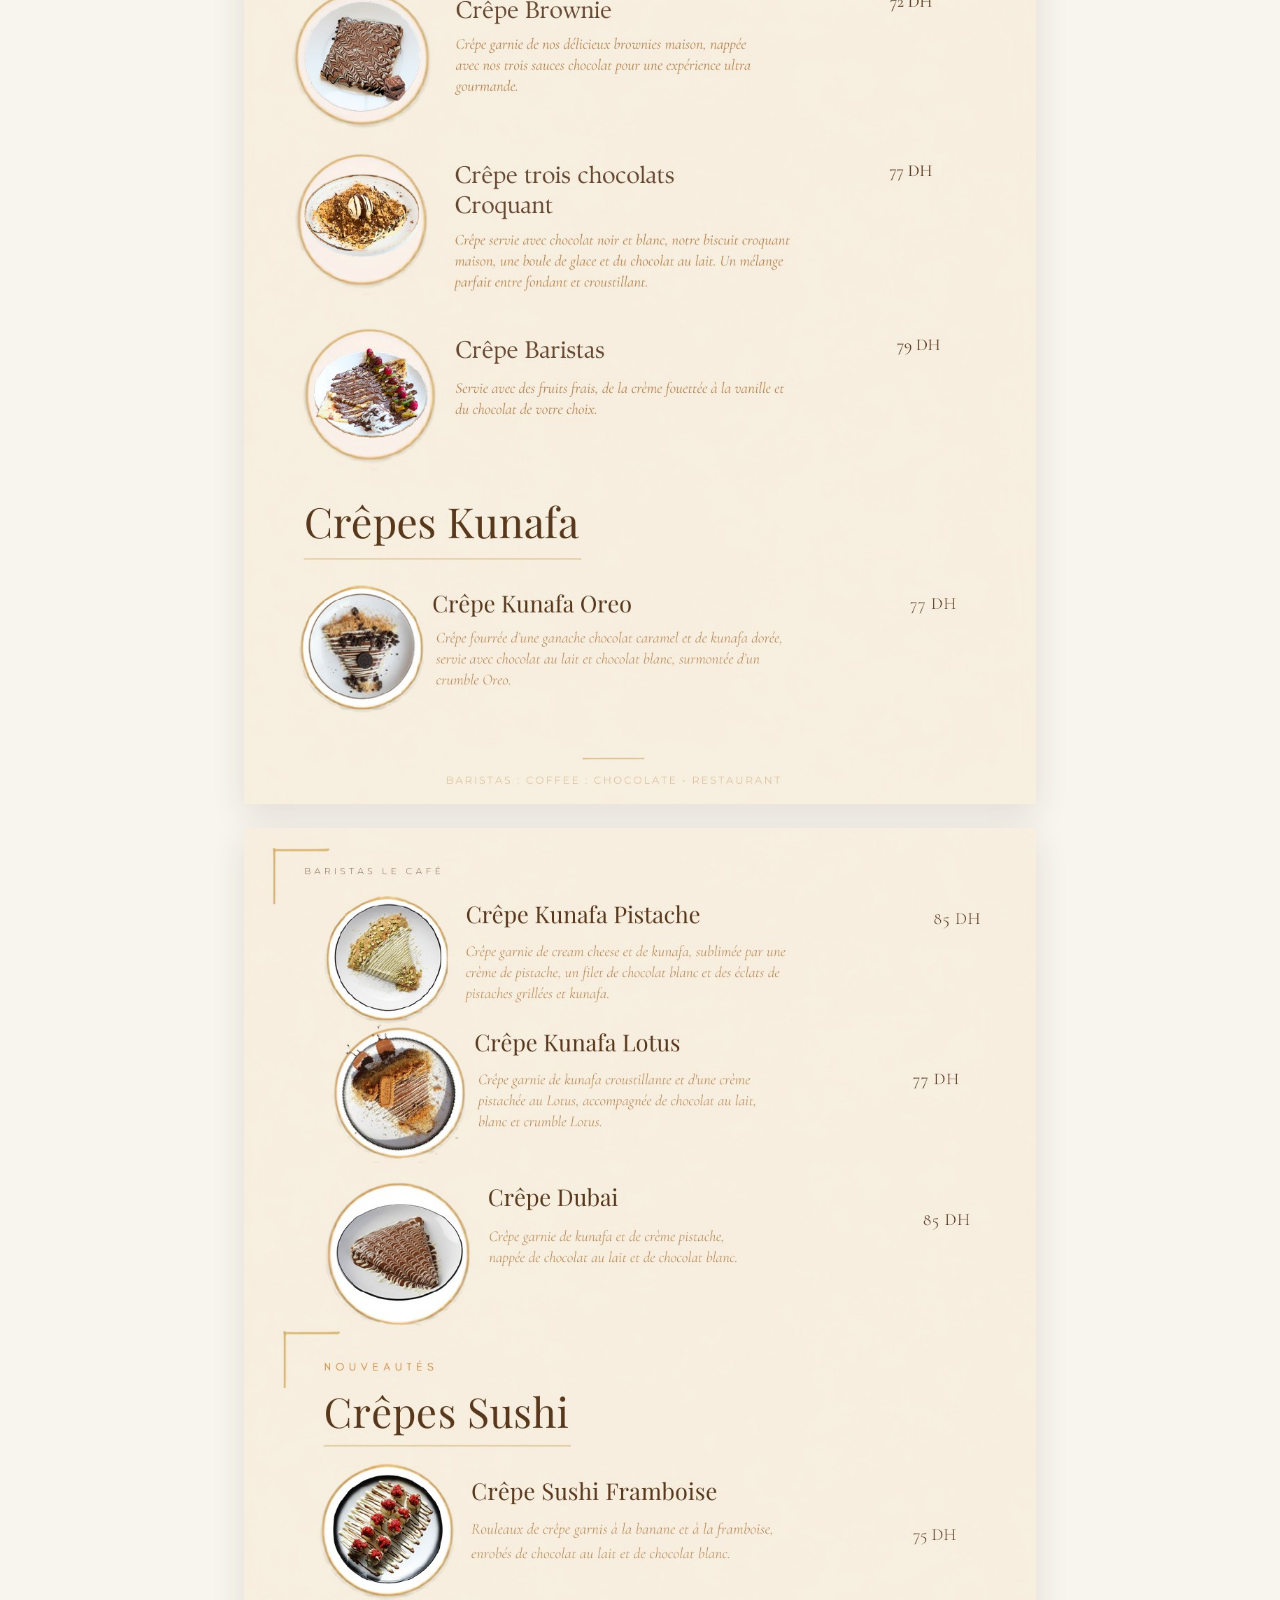
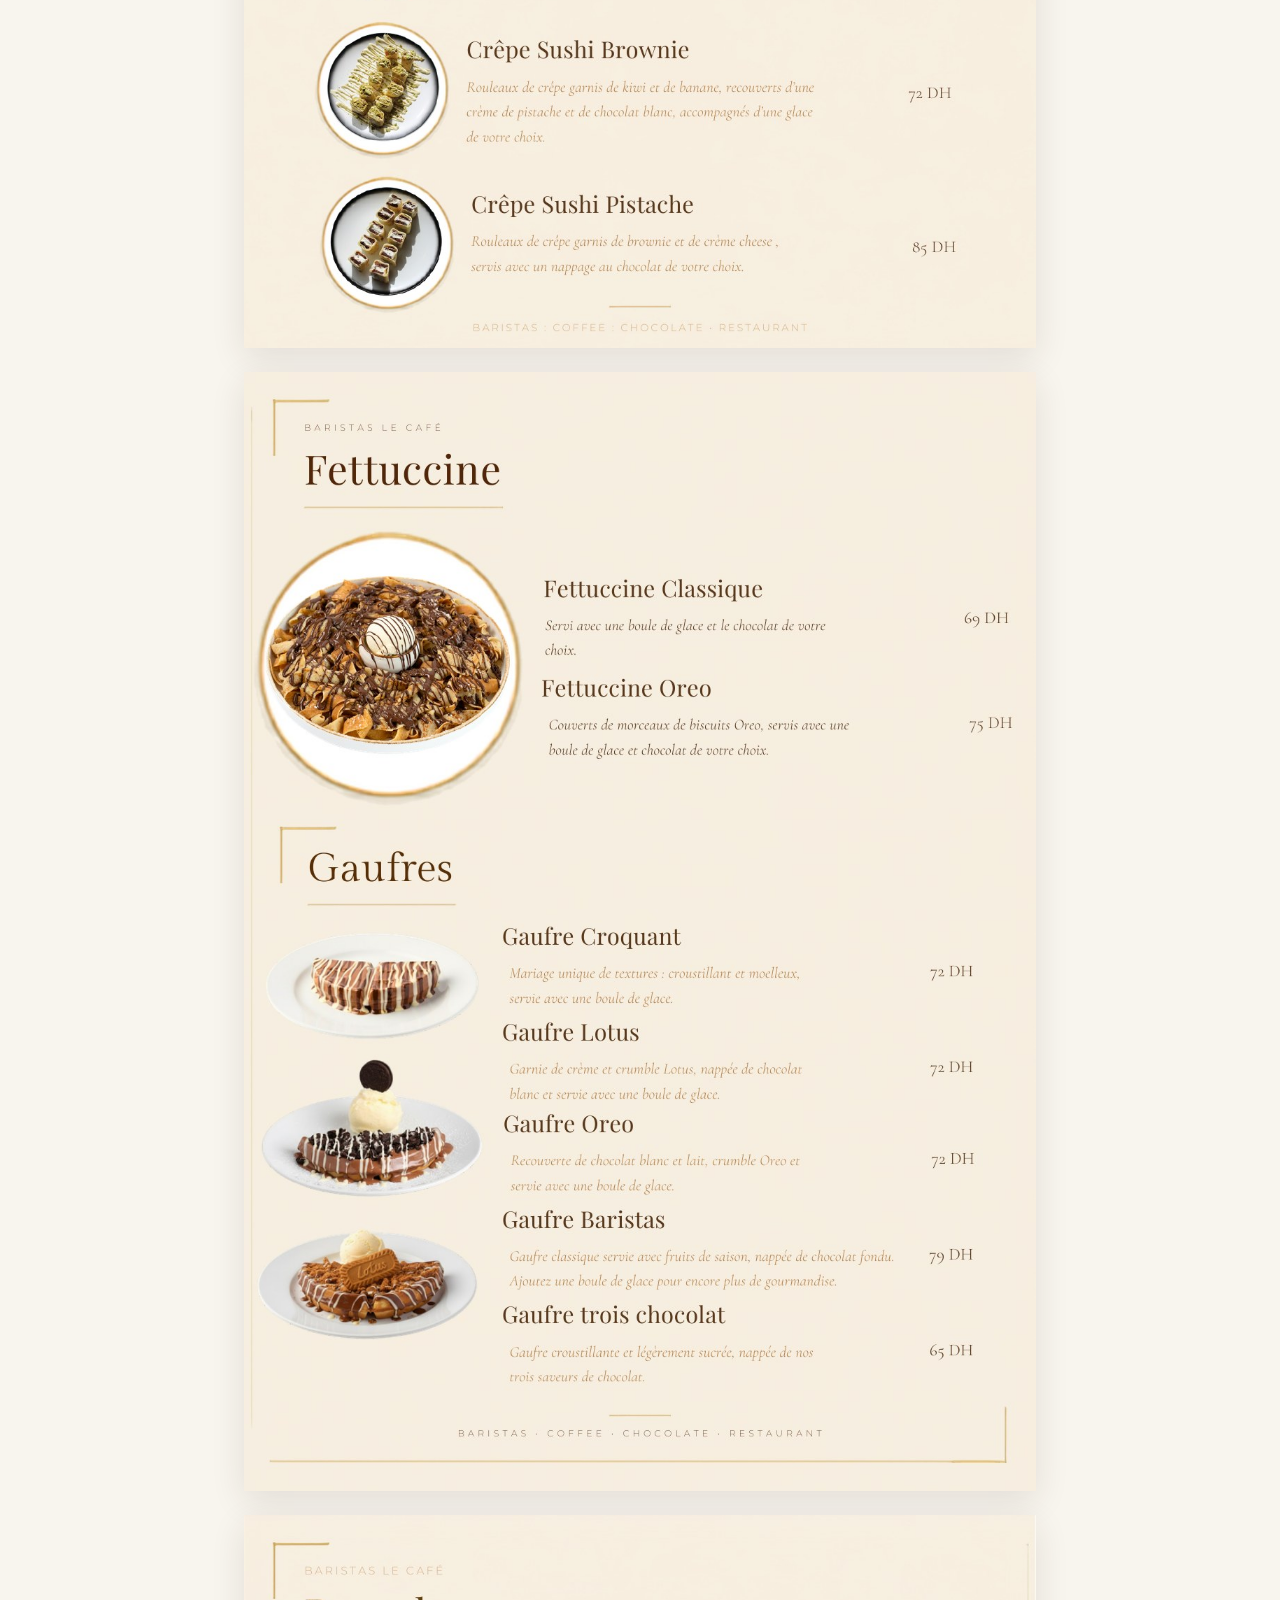
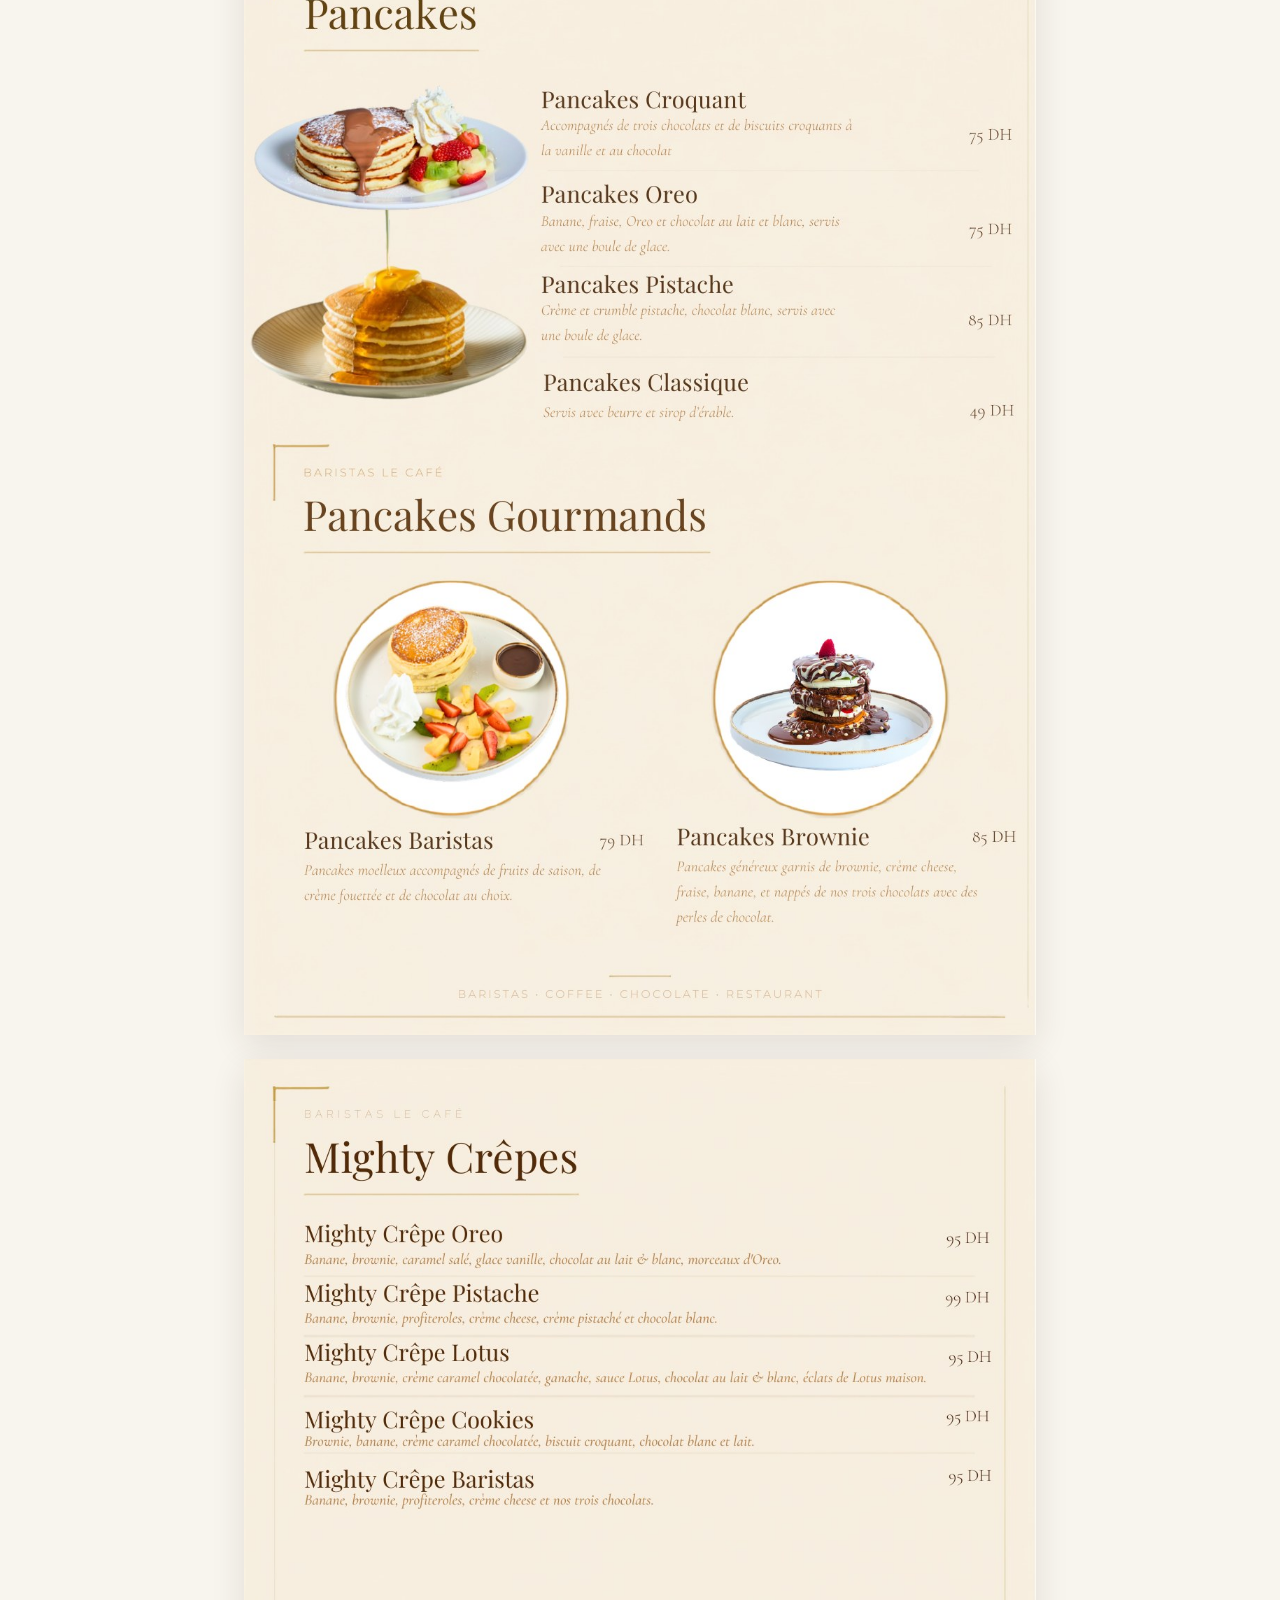
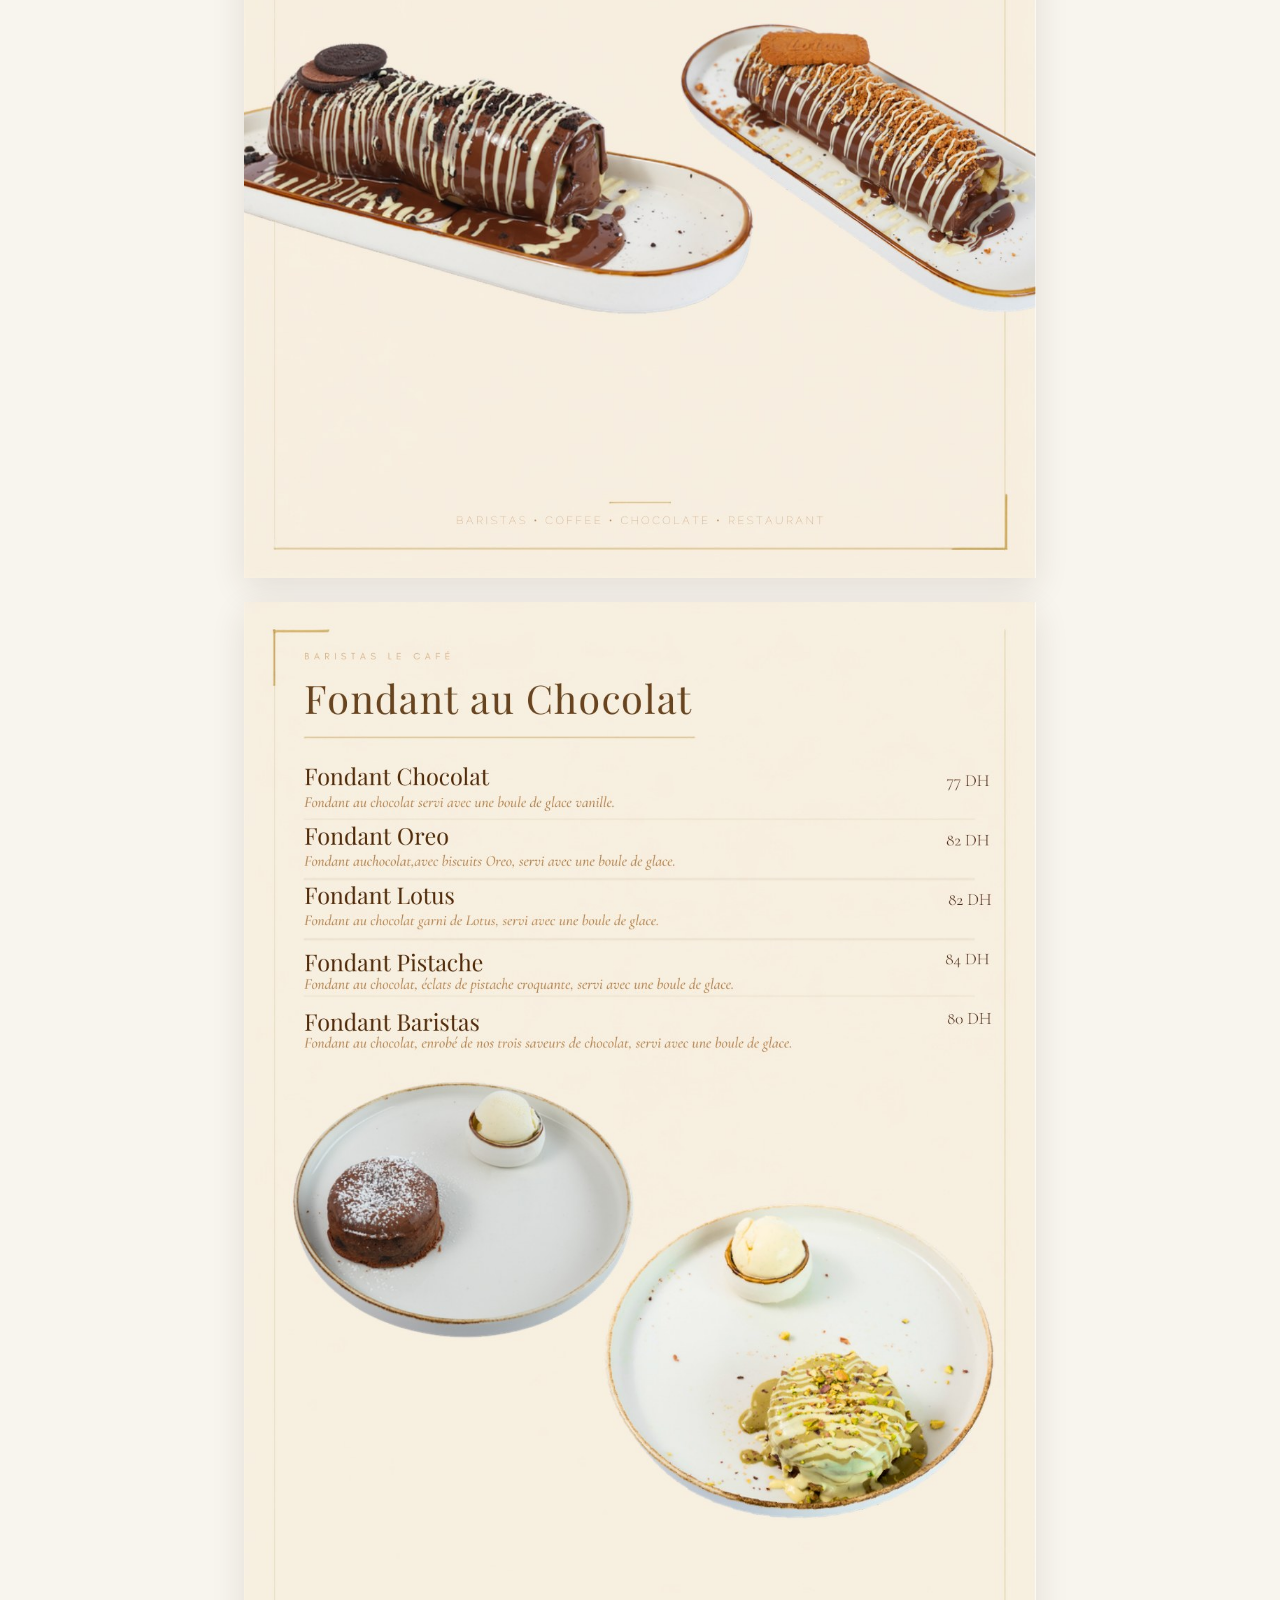
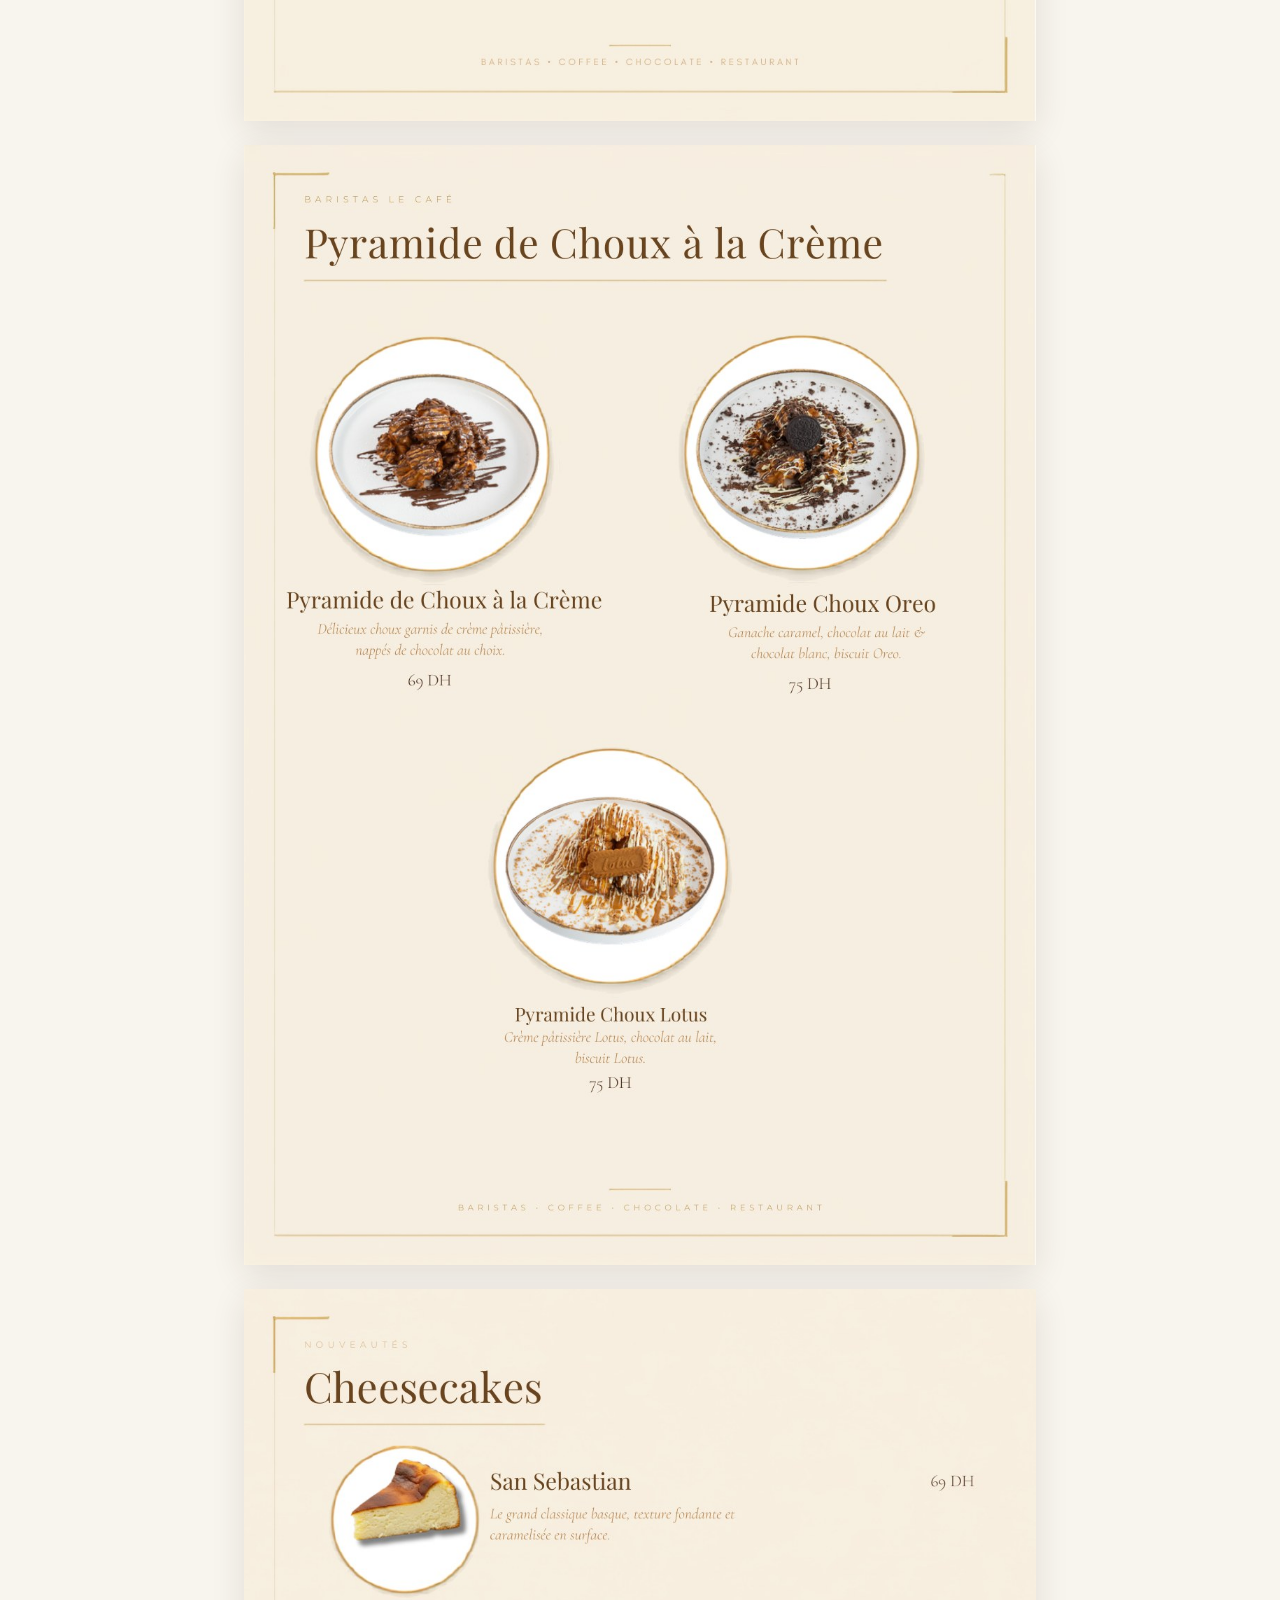
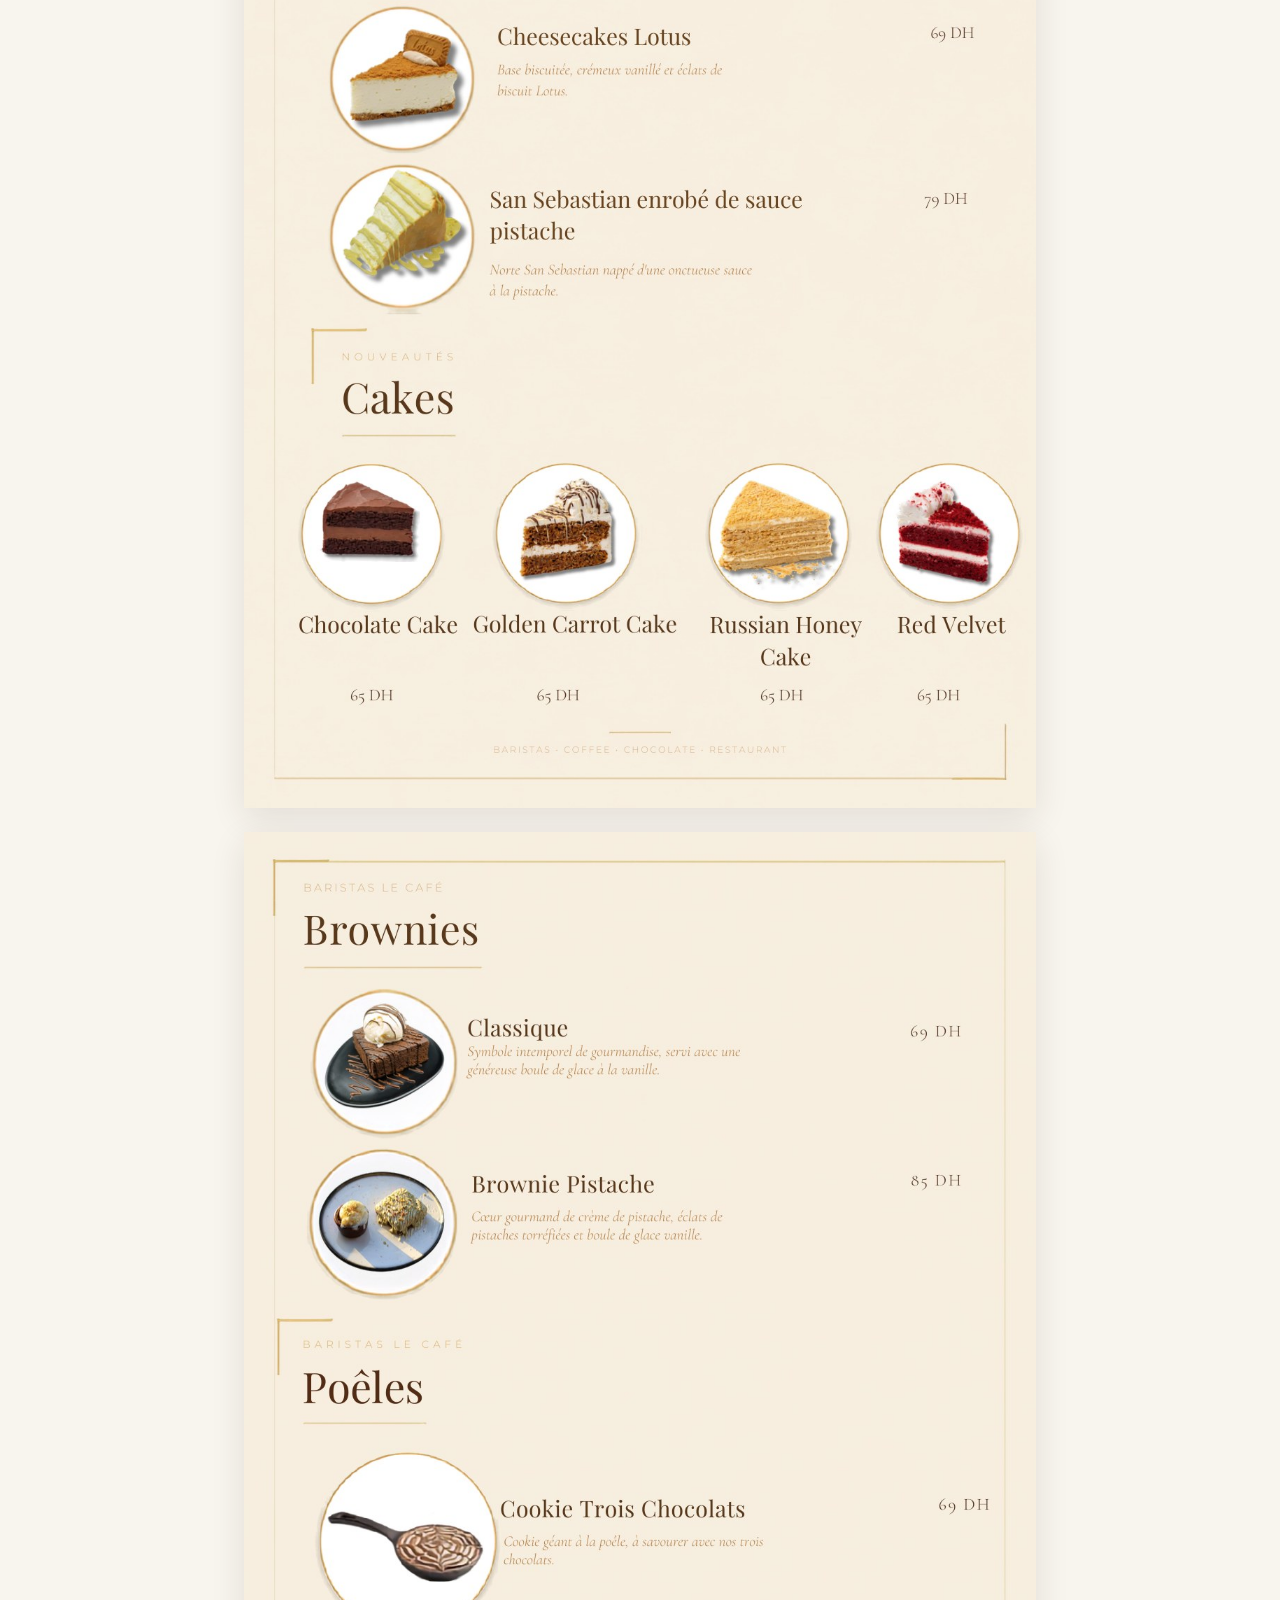
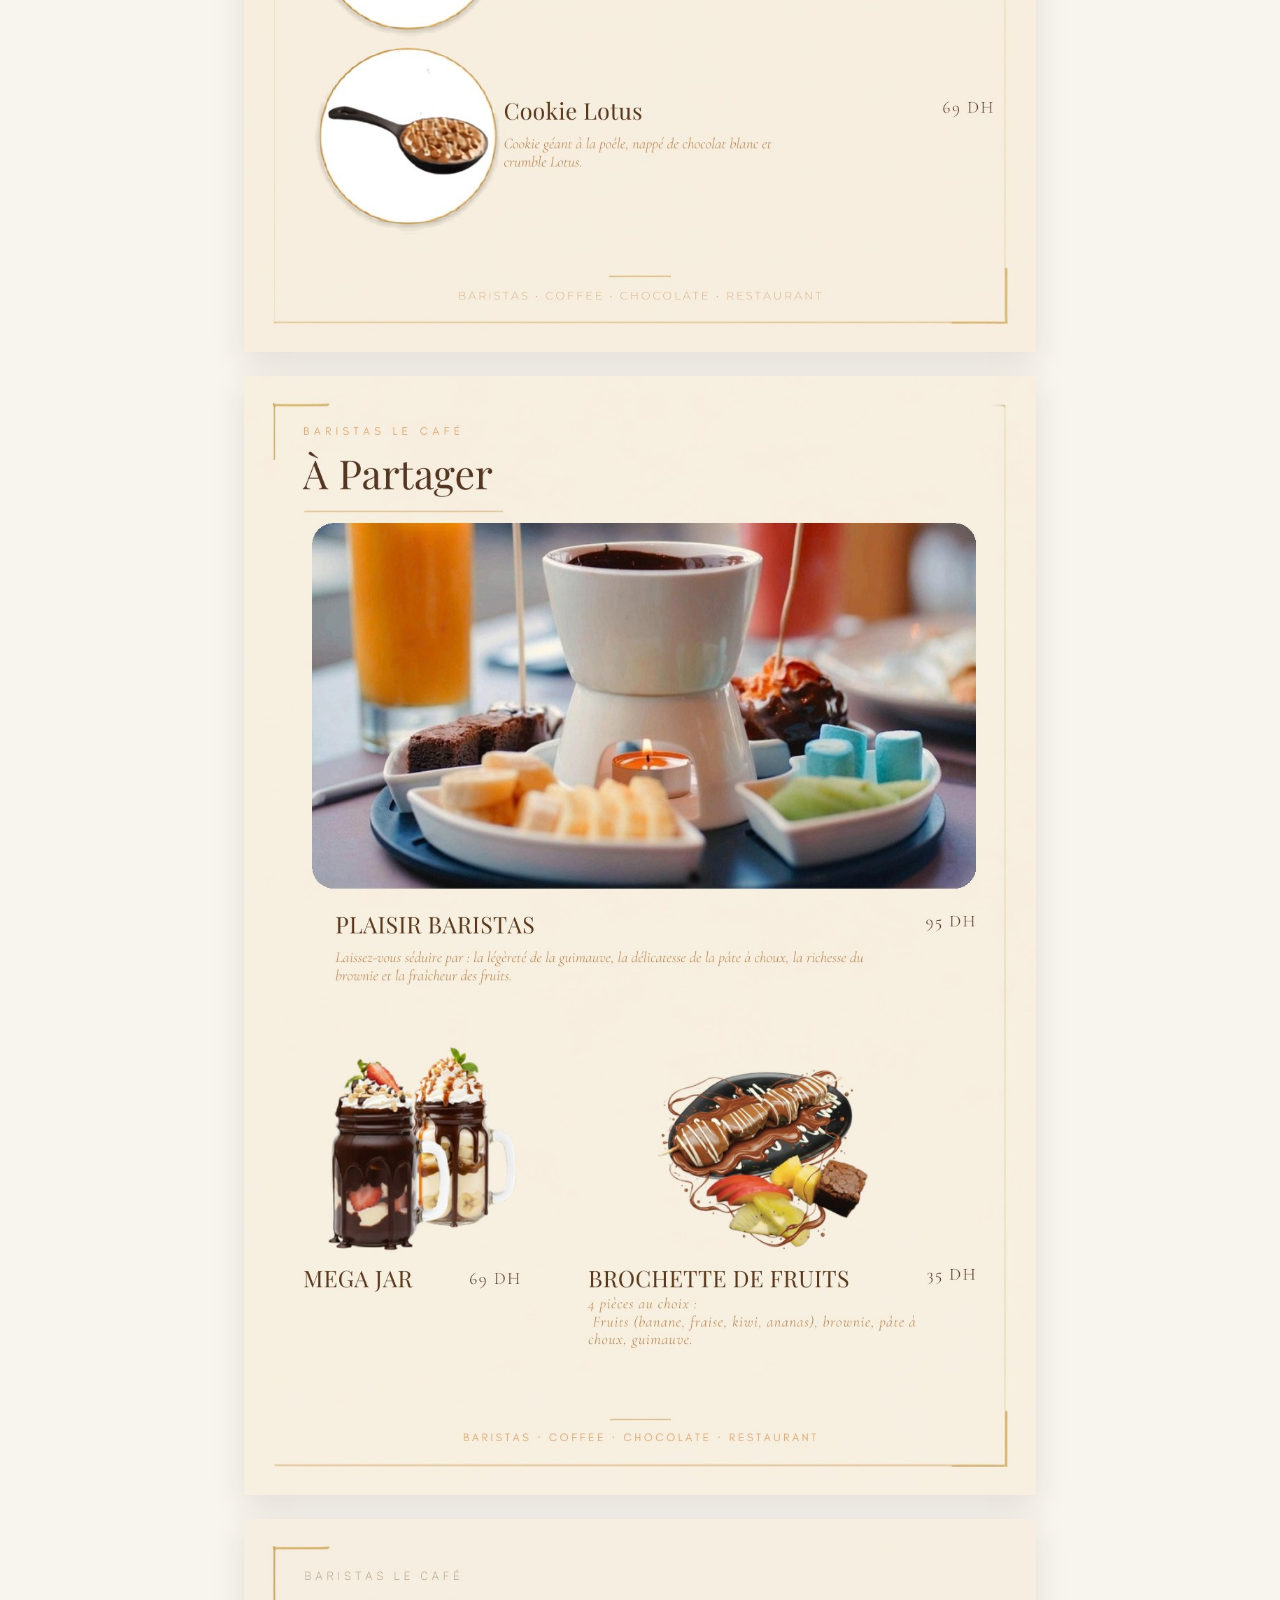
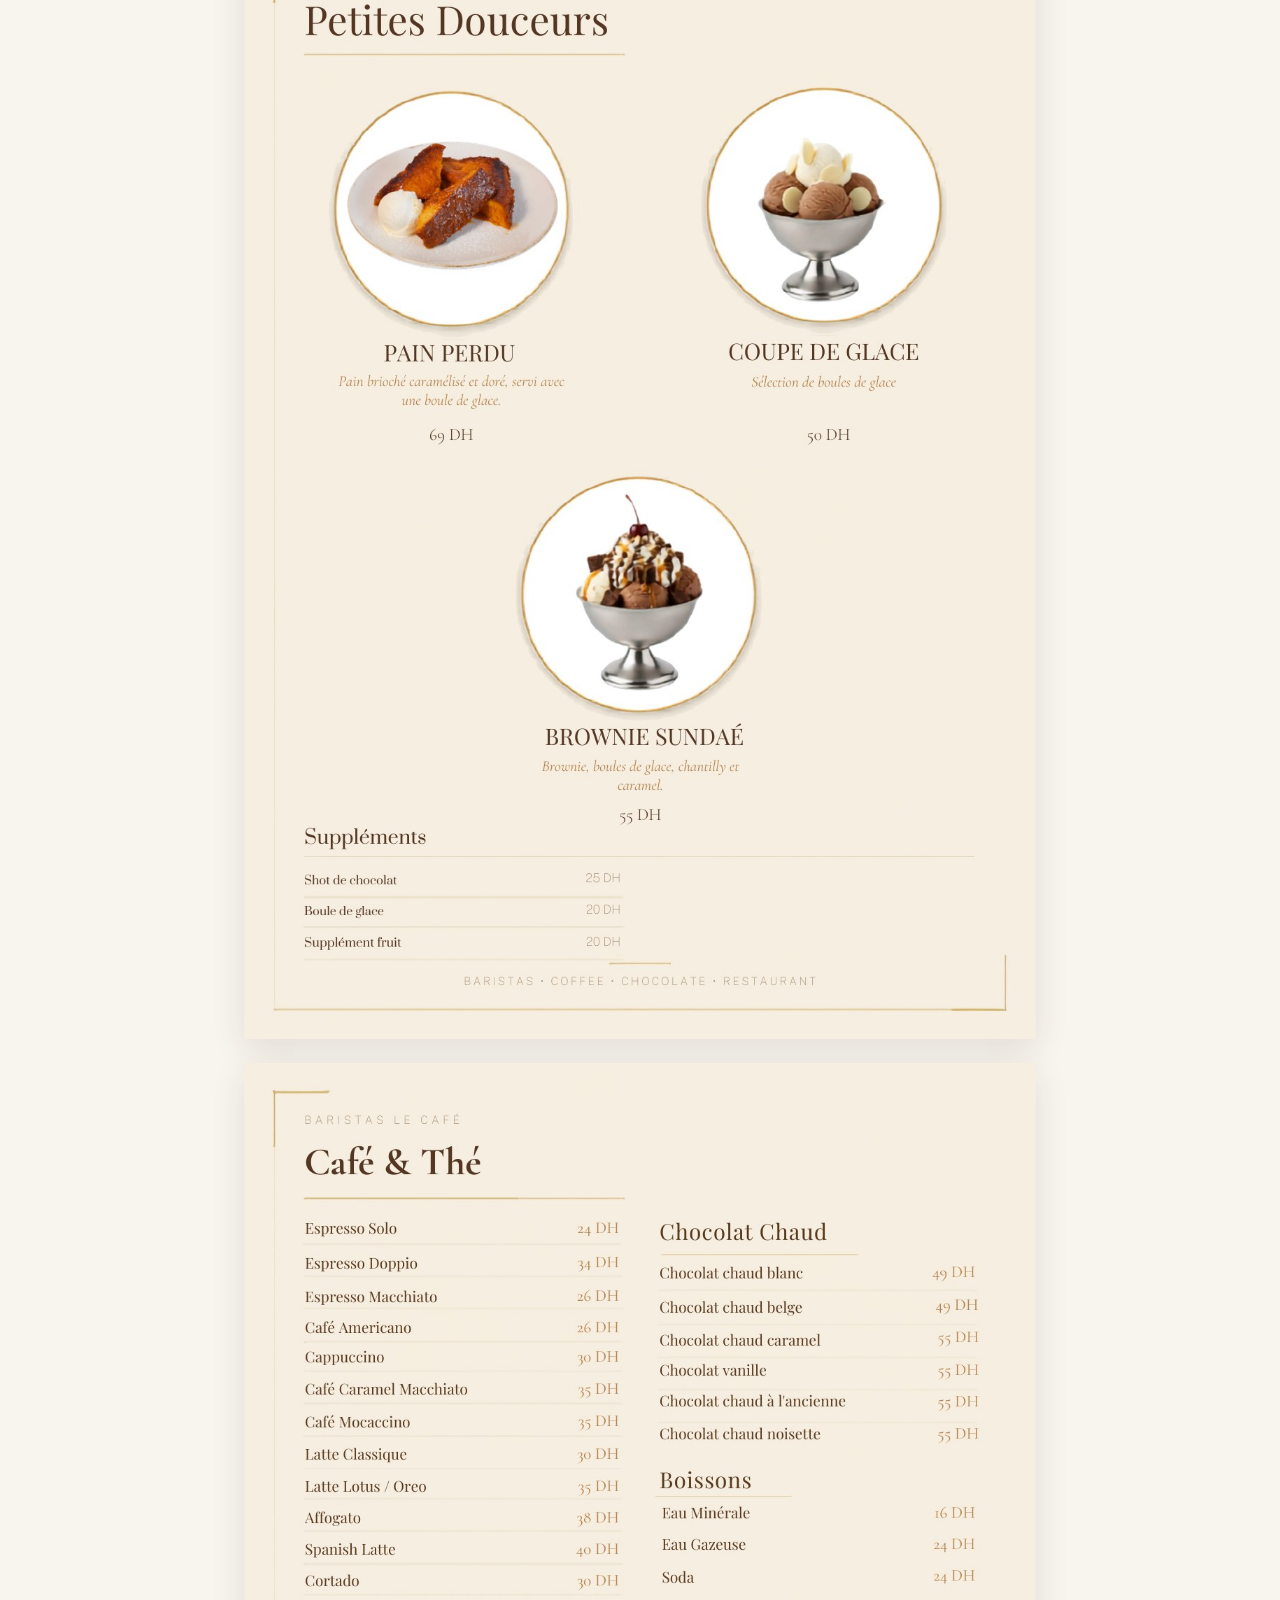
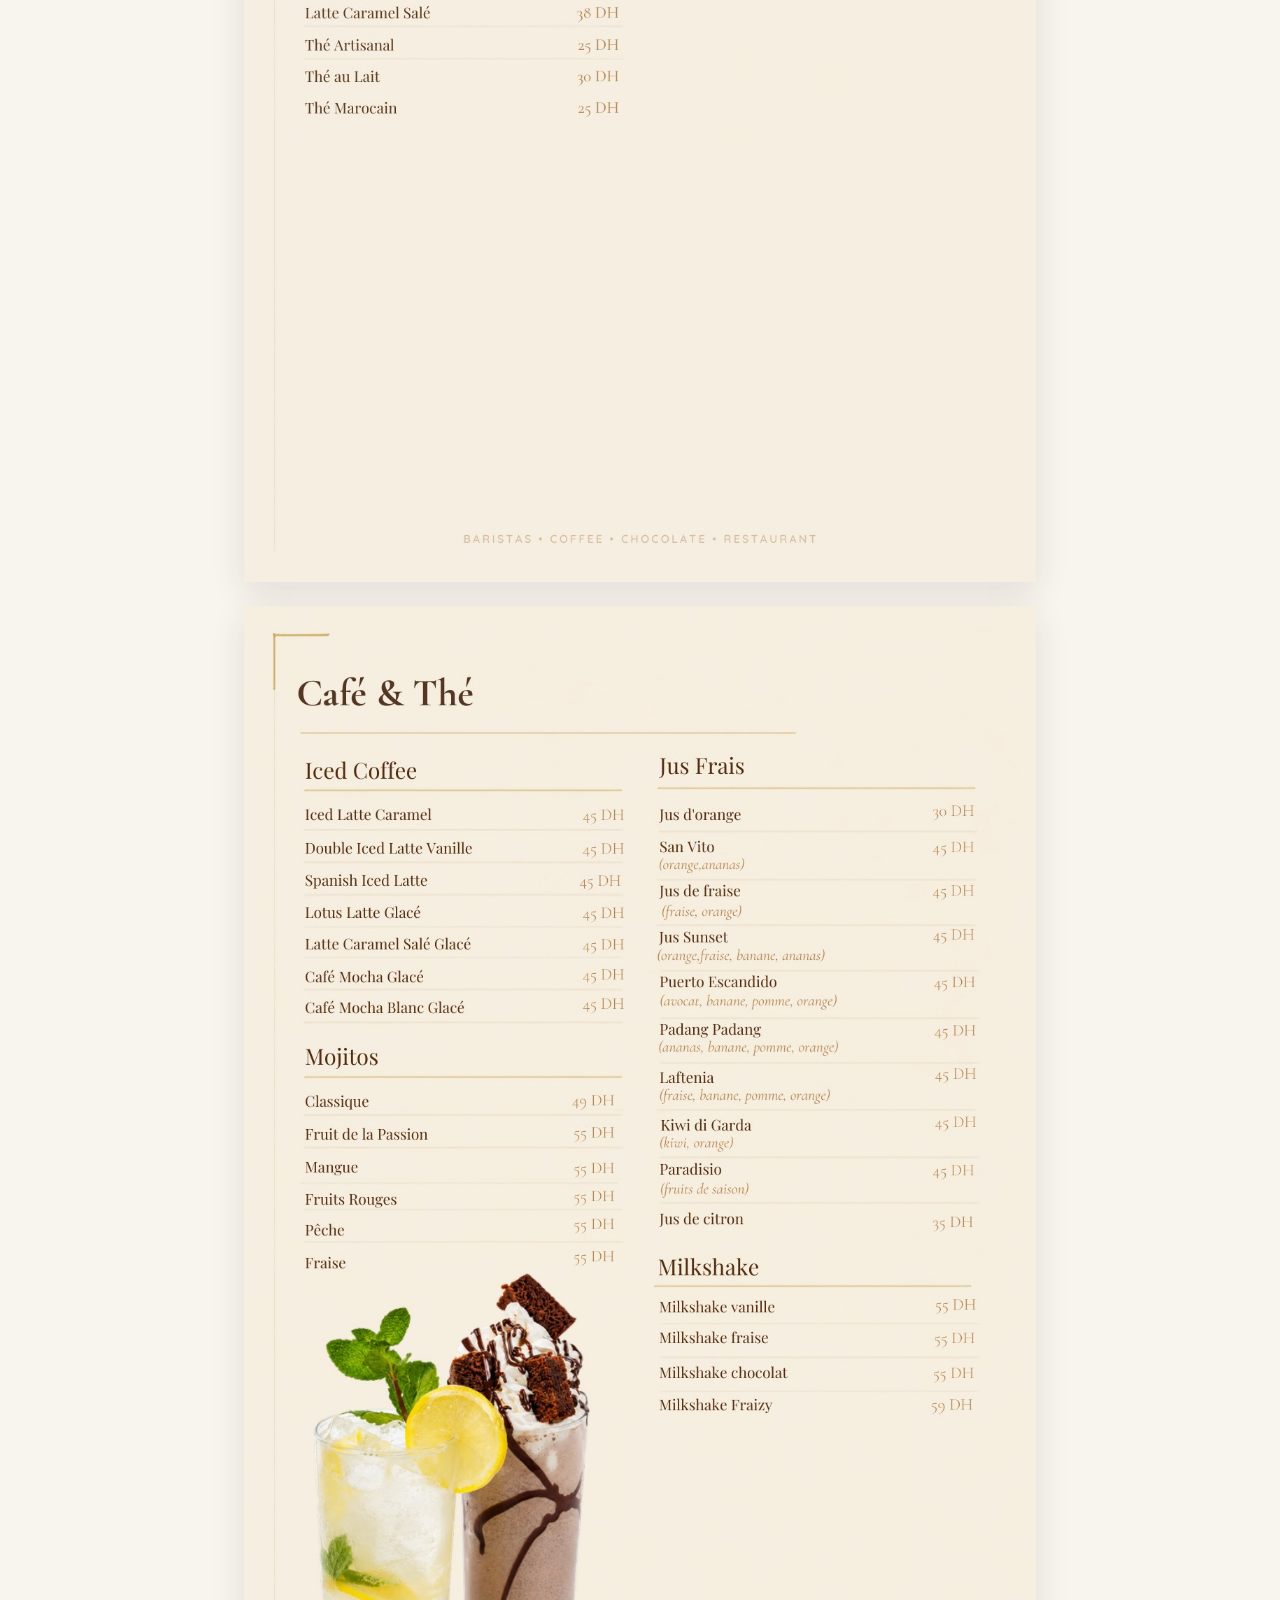
<file: menu/index.html>
<!doctype html>
<html lang="fr">
<head>
  <meta charset="utf-8">
  <meta name="viewport" content="width=device-width,initial-scale=1">
  <title>La carte — Baristas</title>
  <meta name="description" content="Explorez les cartes Baristas de Casablanca et Mohammedia : cafés, petits déjeuners, plats et gourmandises.">
  <link rel="icon" href="../assets/img/logo Baristas head.png">
  <link rel="stylesheet" href="../assets/css/baristas.css">
  <link rel="stylesheet" href="style.css?v=20261007-4">
  <script src="menu.js?v=20261007-4" defer></script>
</head>
<body>
  <a class="skip-link" href="#menu-content">Aller à la carte</a>
  <header class="menu-header">
    <a href="../index.html" aria-label="Baristas — Accueil"><img src="../assets/img/logo Baristas (2).png" alt="Baristas" width="130" height="45"></a>
    <a class="text-link" href="../index.html#location">← Toutes nos adresses</a>
  </header>
  <main id="menu-content">
    <section class="menu-toolbar" aria-label="Choisir la carte">
      <div class="city-switch" role="group" aria-label="Choisir la carte d’un point de vente">
        <button type="button" data-city="casablanca">Casablanca</button>
        <button type="button" data-city="laayoune">Laâyoune</button>
        <button type="button" data-city="mohammedia">Mohammedia</button>
      </div>
    </section>
    <section class="menu-gallery-wrap" aria-label="Carte Baristas">
      <div id="menu-gallery" class="menu-gallery"></div>
      <noscript><p>Activez JavaScript pour consulter la carte.</p></noscript>
    </section>
  </main>
  <footer><div class="footer-bottom"><span>Baristas · Coffee. Chocolate. Restaurant.</span><a href="../index.html#contact">Nous contacter ↗</a></div></footer>
</body>
</html>
</file>
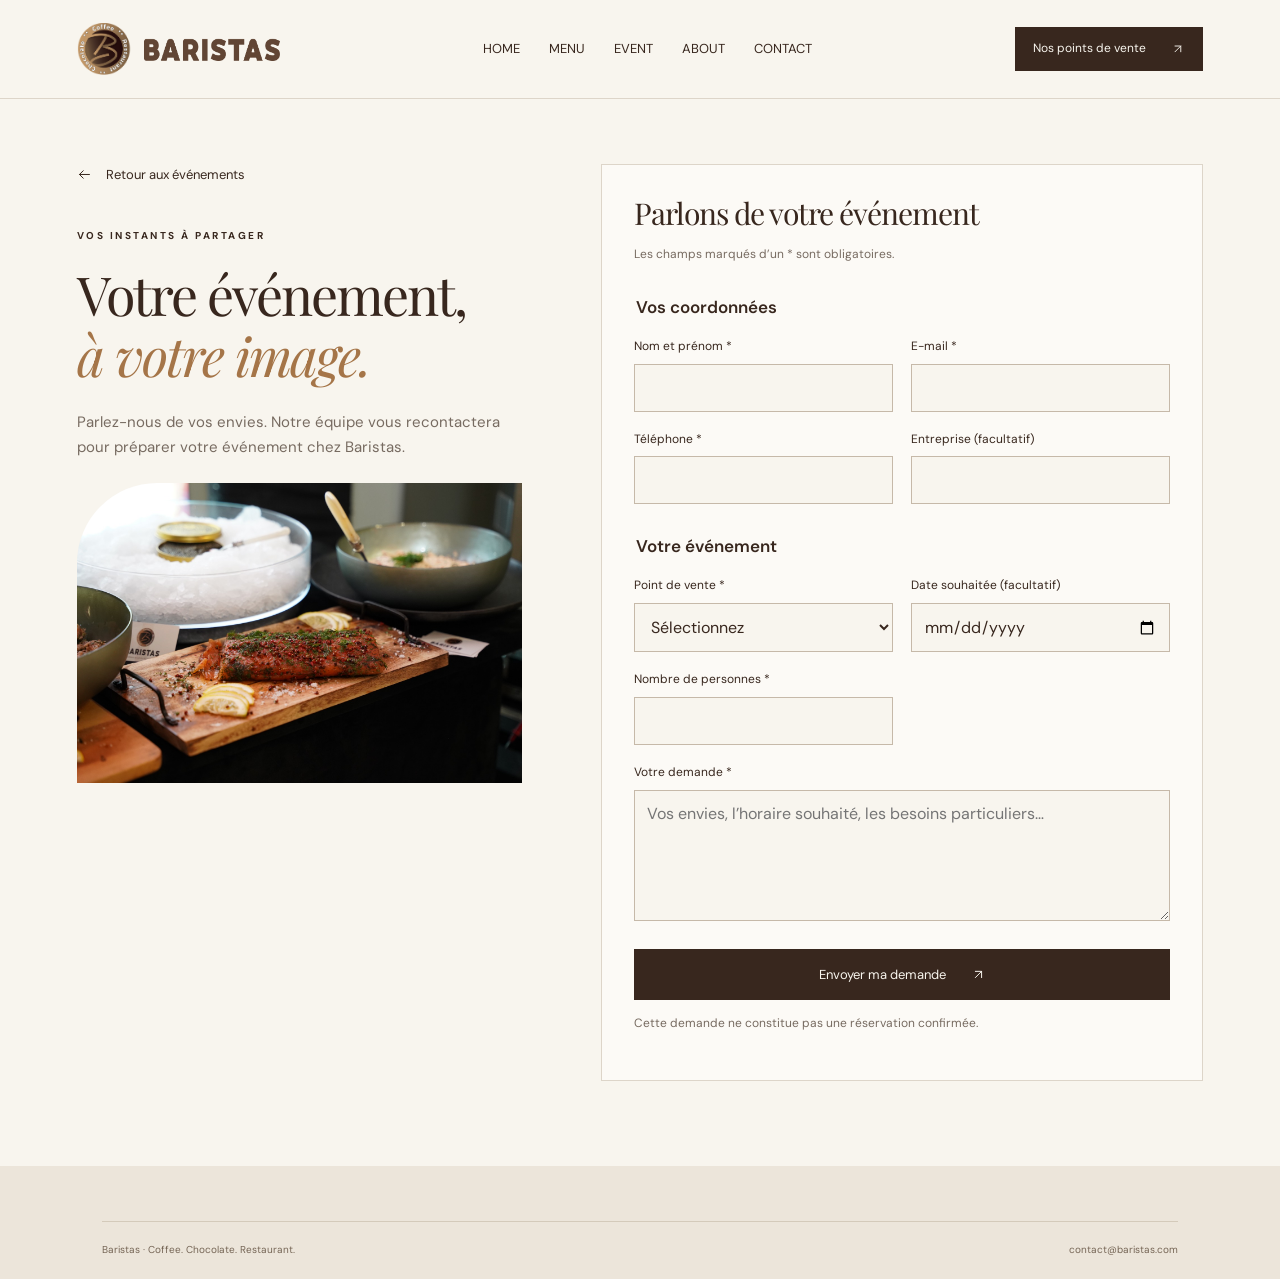
<file: evenement.html>
<!doctype html>
<html lang="fr">
<head>
<meta charset="utf-8">
<meta name="viewport" content="width=device-width,initial-scale=1">
<title>Votre événement — Baristas</title>
<meta name="description" content="Parlez-nous de votre événement chez Baristas.">
<meta name="theme-color" content="#38271e">
<link rel="icon" href="assets/img/logo Baristas head.png">
<link rel="stylesheet" href="assets/css/baristas.css">
<script src="assets/js/evenement.js" defer></script>
<script src="assets/js/baristas.js" defer>
</script>
</head>
<body><a class="skip-link" href="#main">Aller au formulaire</a><header class="site-header">
<a class="brand" href="index.html" aria-label="Baristas — Accueil">
<img class="brand-emblem" src="assets/img/logo Baristas head.png" width="55" height="55" alt="">
<img src="assets/img/logo Baristas (2).png" width="160" height="55" alt="Baristas">
</a>
<button class="nav-toggle" aria-expanded="false" aria-controls="navigation" aria-label="Ouvrir le menu">
<svg class="icon" viewBox="0 0 24 24" fill="none" stroke="currentColor" stroke-width="1.6" stroke-linecap="round" stroke-linejoin="round" aria-hidden="true" focusable="false"><path d="M4 6h16M4 12h16M4 18h16"/></svg>
</button>
<nav id="navigation" aria-label="Navigation principale">
<a href="index.html#hero">HOME</a>
<a href="index.html#location">MENU</a>
<a href="index.html#events">EVENT</a>
<a href="index.html#about">ABOUT</a>
<a href="index.html#contact">CONTACT</a>
</nav>
<a class="button header-cta" href="index.html#addresses">Nos points de vente <svg class="icon" viewBox="0 0 24 24" fill="none" stroke="currentColor" stroke-width="1.6" stroke-linecap="round" stroke-linejoin="round" aria-hidden="true" focusable="false"><path d="M7 17 17 7M7 7h10v10"/></svg>
</a>
</header>
<main id="main" class="event-page"><div class="event-intro"><a class="text-link" href="index.html#events"><svg class="icon" viewBox="0 0 24 24" fill="none" stroke="currentColor" stroke-width="1.6" stroke-linecap="round" stroke-linejoin="round" aria-hidden="true" focusable="false"><path d="M20 12H4m6-6-6 6 6 6"/></svg> Retour aux événements</a><p class="eyebrow">VOS INSTANTS À PARTAGER</p><h1>Votre événement,<br><em>à votre image.</em></h1><p>Parlez-nous de vos envies. Notre équipe vous recontactera pour préparer votre événement chez Baristas.</p><img src="assets/img/Event3.jpeg" alt="Une création culinaire Baristas" width="600" height="440"></div>
<form class="event-form" action="https://formsubmit.co/oussama.khafou1@gmail.com" method="POST">
<input type="hidden" name="_next" value="https://ussamaaakh.github.io/baristas-preview/merci.html">
<input type="hidden" name="_subject" value="Nouvelle demande d’événement — Baristas"><input type="hidden" name="_template" value="table"><input type="text" name="_honey" hidden tabindex="-1" autocomplete="off">
<h2>Parlons de votre événement</h2><p class="form-help">Les champs marqués d’un * sont obligatoires.</p>
<fieldset><legend>Vos coordonnées</legend><div class="form-grid"><label>Nom et prénom *<input name="Nom" autocomplete="name" required maxlength="120"></label><label>E-mail *<input type="email" name="email" autocomplete="email" required maxlength="254"></label><label>Téléphone *<input type="tel" name="Téléphone" autocomplete="tel" required maxlength="40"></label><label>Entreprise (facultatif)<input name="Entreprise" autocomplete="organization" maxlength="150"></label></div></fieldset>
<fieldset><legend>Votre événement</legend><div class="form-grid"><label>Point de vente *<select name="Lieu" required><option value="">Sélectionnez</option><option>Morocco Mall</option><option>Parc Mohammedia</option><option>Boulevard Al Qods</option><option>Aeria Mall</option><option>Sela Park Almaz</option><option>Mazeej Mall Laâyoune</option><option>À définir ensemble</option></select></label><label>Date souhaitée (facultatif)<input type="date" name="Date"></label><label>Nombre de personnes *<input type="number" name="Personnes" min="1" step="1" required inputmode="numeric"></label><label class="full-field">Votre demande *<textarea name="Demande" rows="5" required maxlength="5000" placeholder="Vos envies, l’horaire souhaité, les besoins particuliers…"></textarea></label></div></fieldset>
<button class="button" type="submit">Envoyer ma demande <svg class="icon" viewBox="0 0 24 24" fill="none" stroke="currentColor" stroke-width="1.6" stroke-linecap="round" stroke-linejoin="round" aria-hidden="true" focusable="false"><path d="M7 17 17 7M7 7h10v10"/></svg></button><p class="form-help">Cette demande ne constitue pas une réservation confirmée.</p>
</form></main><footer><div class="footer-bottom"><span>Baristas · Coffee. Chocolate. Restaurant.</span><a href="mailto:contact@baristas.com">contact@baristas.com</a></div></footer></body></html>
</file>
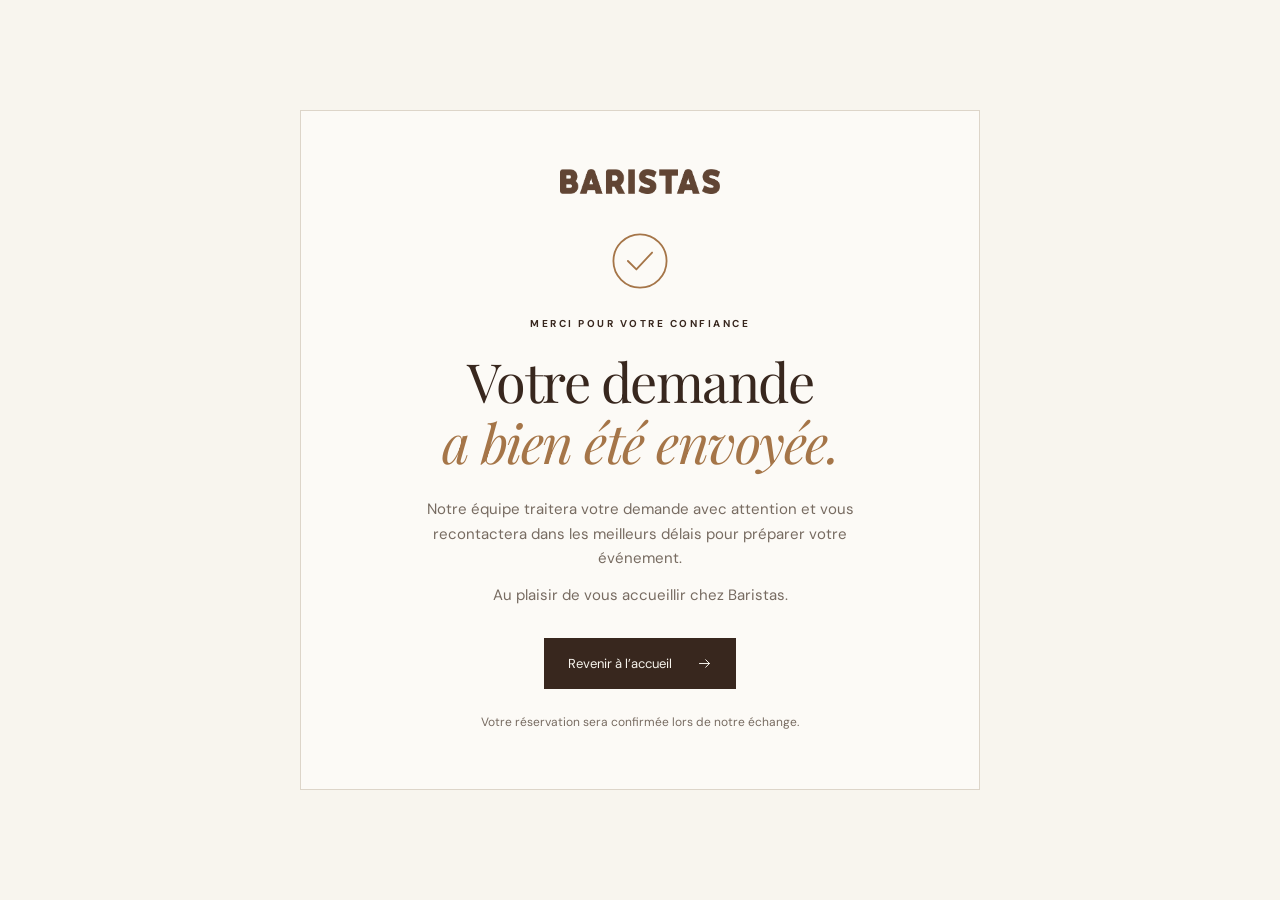
<file: merci.html>
<!doctype html>
<html lang="fr">
<head>
<meta charset="utf-8">
<meta name="viewport" content="width=device-width,initial-scale=1">
<meta name="robots" content="noindex, nofollow">
<meta name="theme-color" content="#38271e">
<title>Merci pour votre demande — Baristas</title>
<link rel="icon" href="assets/img/logo Baristas head.png">
<link rel="stylesheet" href="assets/css/baristas.css">
<style>
.thanks-page{min-height:100svh;display:flex;align-items:center;justify-content:center;padding:40px 6%;text-align:center}
.thanks-card{width:100%;max-width:680px;background:#fcfaf6;border:1px solid var(--line);padding:56px 40px}
.thanks-brand{display:flex;justify-content:center;margin-bottom:38px}.thanks-brand img{width:160px;height:auto;object-fit:contain}
.thanks-check{display:block;width:58px;height:58px;margin:0 auto 26px;color:var(--caramel)}
.thanks-card h1{font-size:clamp(36px,5vw,54px);letter-spacing:-1.5px}.thanks-card .eyebrow{margin-bottom:18px}
.thanks-copy{max-width:480px;margin:24px auto 30px}.thanks-copy p+p{margin-top:12px}.thanks-note{font-size:12px;margin-top:24px}
@media(max-width:480px){.thanks-card{padding:36px 22px}.thanks-page{padding:24px 5%}.thanks-card .button{width:100%}}
</style>
</head>
<body>
<main class="thanks-page">
<div class="thanks-card">
<a class="thanks-brand" href="index.html" aria-label="Baristas — Accueil"><img src="assets/img/logo Baristas (2).png" alt="Baristas" width="160" height="55"></a>
<svg class="thanks-check" viewBox="0 0 48 48" fill="none" stroke="currentColor" stroke-width="1.5" aria-hidden="true"><circle cx="24" cy="24" r="22"/><path d="m14 24 7 7 13-14" stroke-linecap="round" stroke-linejoin="round"/></svg>
<p class="eyebrow">MERCI POUR VOTRE CONFIANCE</p>
<h1>Votre demande<br><em>a bien été envoyée.</em></h1>
<div class="thanks-copy"><p>Notre équipe traitera votre demande avec attention et vous recontactera dans les meilleurs délais pour préparer votre événement.</p><p>Au plaisir de vous accueillir chez Baristas.</p></div>
<a class="button" href="index.html">Revenir à l’accueil <svg class="icon" viewBox="0 0 24 24" fill="none" stroke="currentColor" stroke-width="1.6" stroke-linecap="round" stroke-linejoin="round" aria-hidden="true"><path d="M4 12h16m-6-6 6 6-6 6"/></svg></a>
<p class="thanks-note">Votre réservation sera confirmée lors de notre échange.</p>
</div>
</main>
</body>
</html>
</file>
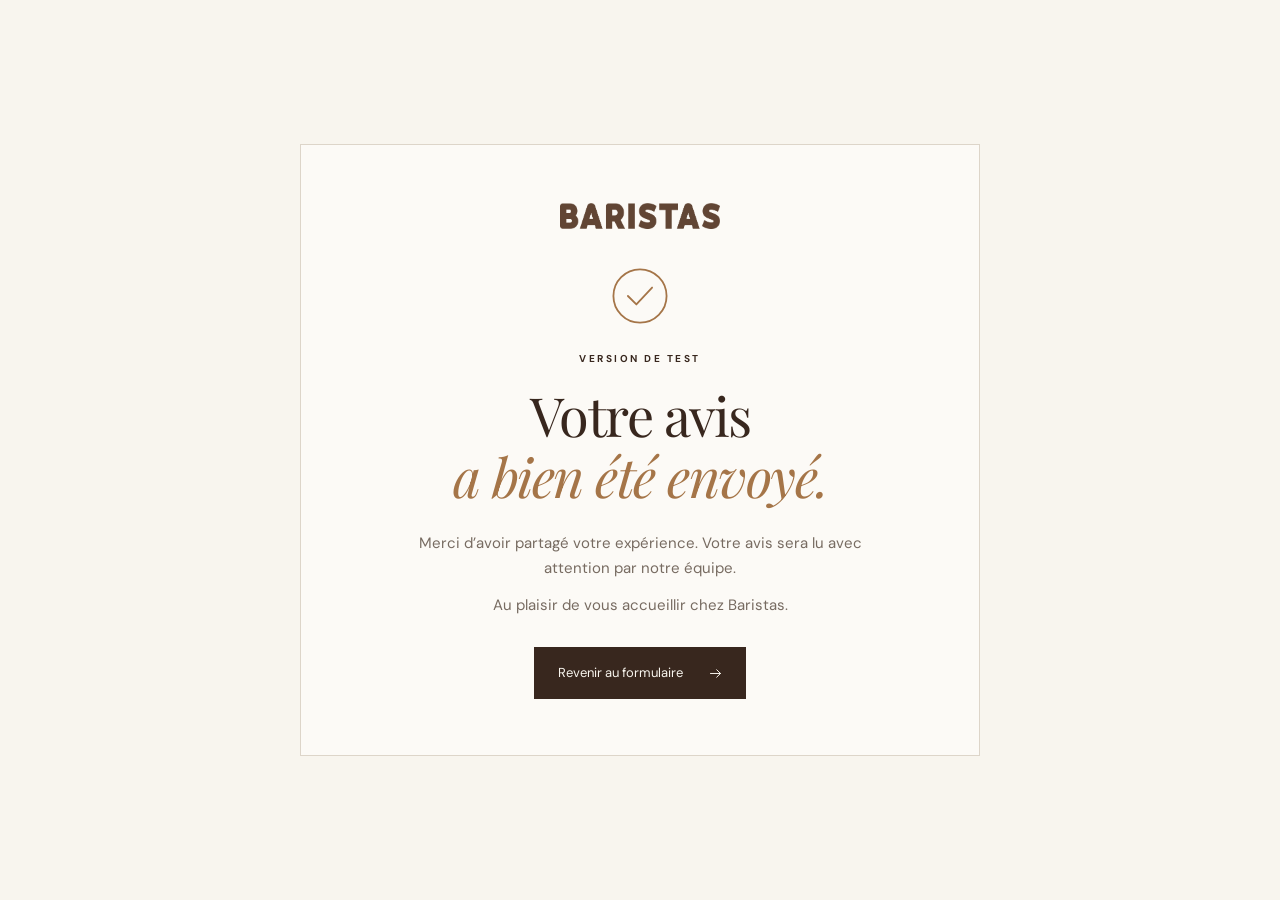
<file: avis-test/merci-avis.html>
<!doctype html>
<html lang="fr">
<head>
<meta charset="utf-8">
<meta name="viewport" content="width=device-width,initial-scale=1">
<meta name="robots" content="noindex, nofollow">
<meta name="theme-color" content="#38271e">
<title>Merci pour votre avis — Baristas</title>
<link rel="icon" href="assets/img/logo Baristas head.png">
<link rel="stylesheet" href="assets/css/baristas.css">
<style>
.thanks-page{min-height:100svh;display:flex;align-items:center;justify-content:center;padding:40px 6%;text-align:center}
.thanks-card{width:100%;max-width:680px;background:#fcfaf6;border:1px solid var(--line);padding:56px 40px}
.thanks-brand{display:flex;justify-content:center;margin-bottom:38px}.thanks-brand img{width:160px;height:auto;object-fit:contain}
.thanks-check{display:block;width:58px;height:58px;margin:0 auto 26px;color:var(--caramel)}
.thanks-card h1{font-size:clamp(36px,5vw,54px);letter-spacing:-1.5px}.thanks-card .eyebrow{margin-bottom:18px}
.thanks-copy{max-width:480px;margin:24px auto 30px}.thanks-copy p+p{margin-top:12px}.thanks-note{font-size:12px;margin-top:24px}
@media(max-width:480px){.thanks-card{padding:36px 22px}.thanks-page{padding:24px 5%}.thanks-card .button{width:100%}}
</style>
</head>
<body>
<main class="thanks-page">
<div class="thanks-card">
<a class="thanks-brand" href="index.html" aria-label="Baristas — Accueil"><img src="assets/img/logo Baristas (2).png" alt="Baristas" width="160" height="55"></a>
<svg class="thanks-check" viewBox="0 0 48 48" fill="none" stroke="currentColor" stroke-width="1.5" aria-hidden="true"><circle cx="24" cy="24" r="22"/><path d="m14 24 7 7 13-14" stroke-linecap="round" stroke-linejoin="round"/></svg>
<p class="eyebrow">VERSION DE TEST</p>
<h1>Votre avis<br><em>a bien été envoyé.</em></h1>
<div class="thanks-copy"><p>Merci d’avoir partagé votre expérience. Votre avis sera lu avec attention par notre équipe.</p><p>Au plaisir de vous accueillir chez Baristas.</p></div>
<a class="button" href="index.html">Revenir au formulaire <svg class="icon" viewBox="0 0 24 24" fill="none" stroke="currentColor" stroke-width="1.6" stroke-linecap="round" stroke-linejoin="round" aria-hidden="true"><path d="M4 12h16m-6-6 6 6-6 6"/></svg></a>

</div>
</main>
</body>
</html>
</file>
<file: assets/css/baristas.css>
@import url('https://fonts.googleapis.com/css2?family=DM+Sans:wght@400;500;600;700&family=Playfair+Display:ital,wght@0,400;0,500;0,600;1,400;1,500&display=swap');
:root{--cream:#f8f5ee;--ink:#38271e;--muted:#776b61;--caramel:#a57548;--line:#ddd5c9;--serif:'Playfair Display',Georgia,serif;--sans:'DM Sans',Arial,sans-serif;scroll-behavior:smooth}

*{box-sizing:border-box}
body{margin:0;background:var(--cream);color:var(--ink);font-family:var(--sans);font-size:15px;line-height:1.65}
a{color:inherit;text-decoration:none}
button,input{font:inherit}
button,a{-webkit-tap-highlight-color:transparent}
button{cursor:pointer}
img{display:block;max-width:100%;object-fit:cover}
h1,h2,h3,p{margin:0}
h1,h2,h3{font-weight:400}
h1,h2{font-family:var(--serif);line-height:1.13;letter-spacing:-2px}
h2{font-size:clamp(35px,4vw,56px)}
em{font-weight:400;color:var(--caramel)}
p{color:var(--muted)}
:focus-visible{outline:3px solid #986432;outline-offset:5px}
section{scroll-margin-top:110px}
[hidden]{display:none!important}
.sr-only{position:absolute;width:1px;height:1px;padding:0;overflow:hidden;clip:rect(0,0,0,0);white-space:nowrap}
.skip-link{position:fixed;top:-100px;left:20px;background:var(--ink);color:white;padding:12px;z-index:100}
.skip-link:focus{top:10px}
.announcement{background:var(--ink);color:#f3e9dc;padding:9px 6%;font-size:10px;letter-spacing:2px;display:flex;justify-content:space-between}
.announcement span{letter-spacing:.4px;font-size:11px}
.site-header{height:99px;position:sticky;top:0;z-index:20;background:#f8f5eef7;backdrop-filter:blur(14px);border-bottom:1px solid var(--line);display:flex;align-items:center;justify-content:space-between;gap:25px;padding:0 6%}
.brand img{width:136px;height:49px;object-fit:contain}
.site-header nav{display:flex;gap:29px;font-size:13px}
.site-header nav a:hover,.text-link:hover{color:var(--caramel)}
.button{display:inline-flex;justify-content:center;align-items:center;gap:25px;min-height:51px;background:var(--ink);color:var(--cream);padding:14px 23px;font-size:13px;border:1px solid var(--ink);transition:background .2s,transform .2s}
.button:hover{background:#644633;transform:translateY(-2px)}
.header-cta{font-size:12px;min-height:44px;padding:10px 17px}
.nav-toggle{display:none}
.hero{display:grid;grid-template-columns:1fr 1fr;min-height:650px;padding:30px 4% 38px 8%;gap:5%}
.hero-copy{align-self:center;padding:20px 0 30px}
.eyebrow{font-size:10px;letter-spacing:2.5px;font-weight:700;color:var(--ink);margin-bottom:24px}
.eyebrow span{display:inline-block;width:7px;height:7px;border-radius:50%;background:var(--caramel);margin-right:7px}
.hero h1{font-size:clamp(48px,5.9vw,86px);line-height:1.08;letter-spacing:-3.5px}
.hero h1 em{font-size:.8em}
.intro{max-width:355px;margin:25px 0 28px;font-size:15px;line-height:1.8}
.hero-actions{display:flex;align-items:center;gap:26px}
.text-link{font-size:13px;display:inline-flex;gap:14px;align-items:center}
.hero-note{font-size:10px;color:var(--muted);margin-top:53px;display:flex;align-items:center;gap:12px}
.small-line{width:26px;height:1px;background:var(--caramel)}
.hero-photo{position:relative;min-height:580px;border-radius:160px 0 0 0;isolation:isolate}
.hero-photo>img{width:100%;height:100%;position:absolute;inset:0;border-radius:inherit;object-position:50% 55%}
.hero-photo:after{content:'';position:absolute;inset:50% 0 0;background:linear-gradient(transparent,#24180ca8);z-index:0}
.photo-label{position:absolute;bottom:35px;left:35px;z-index:1;color:white}
.photo-label span{display:block;letter-spacing:2px;font-size:9px}
.photo-label strong{font:italic 29px var(--serif);display:block;margin-top:8px}
.round-stamp{position:absolute;top:33px;right:26px;transform:rotate(12deg);background:#eee0c9;color:var(--ink);border:1px solid #bd9b71;outline:5px solid #eee0c9;border-radius:50%;width:108px;height:108px;display:flex;flex-direction:column;align-items:center;justify-content:center;font-size:7px;letter-spacing:.7px;line-height:1.1}
.round-stamp span{font:italic 37px Georgia}
.brand-strip{display:flex;align-items:center;justify-content:space-evenly;gap:20px;padding:21px 5%;background:#eee7dc;color:#715a46;font-size:11px;letter-spacing:1px}
.brand-strip span:nth-child(even){font-size:20px;color:var(--caramel)}
.section{padding:90px 8%}
.section-heading{display:flex;align-items:flex-end;justify-content:space-between;gap:35px;margin-bottom:36px}
.section-heading>p{font-size:13px;max-width:330px;padding-bottom:6px}
.section-heading .eyebrow{margin-bottom:16px}
.specialty-grid{display:grid;grid-template-columns:repeat(3,1fr);gap:24px}
.image-wrap{overflow:hidden;position:relative;background:#e7e5e0}
.image-wrap img{width:100%;height:340px;transition:transform .5s}
.specialty:hover img{transform:scale(1.04)}
.image-arrow{position:absolute;bottom:16px;right:16px;border-radius:50%;background:var(--cream);width:38px;height:38px;display:grid;place-items:center}
.specialty-caption{display:flex;align-items:center;justify-content:space-between;margin-top:20px}
.specialty h3{font:25px var(--serif)}
.specialty-caption>span{font-size:10px;color:var(--caramel)}
.specialty p{font-size:12px;margin-top:8px}
.menu-callout{margin-top:37px;padding:25px 0;border-top:1px solid var(--line);border-bottom:1px solid var(--line);display:flex;gap:25px;align-items:center;justify-content:space-between}
.menu-callout strong{font-weight:500;font-size:16px}
.menu-callout p{font-size:12px}
.menu-callout>.text-link{max-width:180px}
.story{background:#eee8de;display:grid;grid-template-columns:1fr 1fr;gap:10%;align-items:center}
.story-photo img{width:100%;height:480px;border-radius:0 130px 0 0}
.story-copy p:not(.eyebrow){margin-top:23px;font-size:14px;max-width:380px}
.story-copy .text-link{margin-top:28px;padding-bottom:8px;border-bottom:1px solid var(--caramel)}
.filters{display:flex;gap:10px;flex-wrap:wrap;margin-bottom:30px}
.filters button{background:transparent;border:1px solid var(--line);border-radius:25px;padding:10px 20px;color:var(--ink);font-size:12px;min-height:44px}
.filters button.active{background:var(--ink);color:var(--cream);border-color:var(--ink)}
.filters button:hover{border-color:var(--ink)}
.filters button span{margin-left:8px;opacity:.7}
.address-grid{display:grid;grid-template-columns:repeat(3,1fr);gap:18px}
.address-card{padding:26px 23px;border:1px solid var(--line);background:#fcfaf6}
.address-top{display:flex;justify-content:space-between;align-items:center;font-size:9px;text-transform:uppercase;letter-spacing:1.8px;color:#876749}
.address-number{color:#a59480;font-size:13px}
.address-card h3{font:23px var(--serif);margin:20px 0 9px}
.address-card>p{font-size:12px}
.address-card .hours{margin-top:22px;font-size:11px;min-height:37px;display:flex;gap:7px;align-items:flex-start}
.address-actions{border-top:1px solid var(--line);padding-top:12px;display:flex;align-items:center;justify-content:space-between;gap:10px;font-size:11px}
.address-actions a{min-height:44px;display:flex;align-items:center}
.address-actions a:hover{text-decoration:underline}
.address-actions a:last-child{width:35px;justify-content:center}
.location-note{font-size:11px;margin-top:20px}
.events{background:var(--ink);display:grid;grid-template-columns:1fr 1fr;gap:7%;align-items:center;color:var(--cream)}
.events .eyebrow{color:#d3b28a}
.events em{color:#d3b28a}
.events p:not(.eyebrow){color:#d6c9bb;margin:26px 0;max-width:390px;font-size:14px}
.events>img{width:100%;height:390px;object-fit:cover}
.button.light{background:var(--cream);color:var(--ink)}
.button.light:hover{background:#e4d4ba}
.clients{background:#eee8de;display:grid;grid-template-columns:minmax(260px,.8fr) minmax(0,1.2fr);gap:8%;align-items:center}
.clients-heading .eyebrow{margin-bottom:16px}
.clients-heading>p:last-child{max-width:430px;margin-top:22px;font-size:13px}
.clients-grid{display:grid;grid-template-columns:repeat(2,minmax(0,1fr));gap:14px}
.client-logo{min-height:150px;background:#fff;border:1px solid #ded5c8;display:flex;align-items:center;justify-content:center;padding:28px;overflow:hidden}
.client-logo img{width:100%;height:86px;object-fit:contain;filter:saturate(.8);transition:transform .25s ease,filter .25s ease}
.client-logo:hover img{transform:scale(1.04);filter:saturate(1)}
.client-logo:nth-child(3) img,.client-logo:nth-child(4) img{transform:scale(1.65)}
.client-logo:nth-child(3):hover img,.client-logo:nth-child(4):hover img{transform:scale(1.72)}
.instagram{text-align:center}
.instagram .eyebrow{margin-bottom:16px}
.instagram>.text-link{margin-top:22px}
.instagram-grid{margin-top:35px;display:grid;grid-template-columns:repeat(4,1fr);gap:15px}
.instagram-grid img{width:100%;height:245px}
footer{background:#ece5da;padding:55px 8% 20px}
.footer-main{display:grid;grid-template-columns:2fr 1fr 1fr;gap:40px;padding-bottom:45px}
.footer-brand{font-family:Impact,'Arial Narrow',sans-serif;letter-spacing:-2px;font-size:42px;color:#674831}
.footer-main p{font-size:12px;margin-top:12px}
.footer-main strong{display:block;font-size:12px;margin:12px 0 20px}
.footer-main a{display:block;font-size:12px;margin:12px 0}
.footer-main a:hover{text-decoration:underline}
.footer-bottom{display:flex;justify-content:space-between;gap:20px;border-top:1px solid #d4caba;padding-top:20px;font-size:10px;color:#756555}
.mobile-bar{display:none}

@media(min-width:1600px){.hero,.section,.site-header,footer{padding-left:max(8%,calc((100vw - 1400px)/2));padding-right:max(8%,calc((100vw - 1400px)/2))}
}

@media(max-width:1100px){.site-header{padding:0 4%;gap:16px}
.site-header nav{gap:18px;font-size:12px}
.hero{padding-left:6%;gap:4%;min-height:580px}
.hero-photo{min-height:530px}
.section{padding:70px 6%}
.image-wrap img{height:290px}
.address-grid{grid-template-columns:repeat(2,1fr)}
.menu-callout{flex-wrap:wrap}
.instagram-grid img{height:200px}
}

@media(max-width:760px){.announcement{justify-content:center;font-size:9px}
.announcement span{display:none}
.site-header{height:76px;padding:0 6%;gap:12px}
.brand img{width:110px;height:40px}
.header-cta{margin-left:auto;padding:9px 12px;font-size:10px;gap:9px}
.nav-toggle{display:block;order:3;background:transparent;border:1px solid var(--line);width:42px;height:42px;font-size:24px;color:var(--ink)}
.site-header nav{display:none;position:absolute;top:76px;left:0;right:0;padding:20px 6%;background:var(--cream);border-bottom:1px solid var(--line);box-shadow:0 10px 20px #38271e12}
.site-header nav.is-open{display:flex;flex-direction:column;gap:0}
.site-header nav a{padding:13px 0;font-size:15px}
.hero{grid-template-columns:1fr;padding:36px 6% 26px;gap:25px}
.hero-copy{padding:0}
.hero h1{font-size:58px;letter-spacing:-2.5px}
.hero .eyebrow{font-size:9px;margin-bottom:21px}
.intro{margin:22px 0;font-size:14px;max-width:340px}
.hero-note{margin-top:26px;font-size:10px}
.hero-photo{min-height:390px;border-radius:100px 0 0 0}
.photo-label{bottom:25px;left:25px}
.round-stamp{width:90px;height:90px;top:22px;right:20px;font-size:6px}
.brand-strip{padding:17px 6%;gap:12px;flex-wrap:wrap;font-size:9px}
.brand-strip span:nth-child(4){display:none}
.brand-strip span:nth-child(odd){width:40%;text-align:center}
.section{padding:56px 6%}
.section-heading{display:block;margin-bottom:28px}
.section-heading>p{margin-top:20px;font-size:13px}
.eyebrow{font-size:9px;letter-spacing:1.8px}
.specialty-grid{grid-template-columns:1fr;gap:30px}
.image-wrap img{height:360px}
.specialty-caption{margin-top:14px}
.specialty h3{font-size:25px}
.menu-callout{gap:20px;padding:24px 0;align-items:flex-start;flex-direction:column}
.menu-callout>.text-link{max-width:none}
.story{grid-template-columns:1fr;gap:35px}
.story-photo img{height:370px}
.story-copy p:not(.eyebrow){max-width:none}
.filters{gap:8px}
.filters button{padding:9px 14px;font-size:11px}
.address-grid{grid-template-columns:1fr}
.address-card{padding:23px}
.address-card .hours{min-height:0;margin:20px 0}
.address-actions{font-size:12px}
.events{grid-template-columns:1fr;gap:30px}
.events>img{height:290px}
.clients{grid-template-columns:1fr;gap:30px}.clients-grid{grid-template-columns:1fr 1fr}.client-logo{min-height:125px;padding:20px}.client-logo img{height:72px}
.instagram-grid{grid-template-columns:1fr 1fr;gap:10px}
.instagram-grid img{height:180px}
footer{padding:40px 6% 95px}
.footer-main{grid-template-columns:1fr 1fr;gap:20px}
.footer-main>div:first-child{grid-column:1/-1}
.footer-bottom{font-size:9px}
.mobile-bar{display:flex;position:fixed;bottom:0;left:0;right:0;z-index:30;background:var(--cream);padding:9px 12px calc(9px + env(safe-area-inset-bottom));gap:9px;border-top:1px solid var(--line)}
.mobile-bar a{flex:1;display:flex;justify-content:center;align-items:center;gap:20px;min-height:44px;background:var(--ink);color:var(--cream);font-size:12px}
.mobile-bar a:first-child{background:#e9dfcf;color:var(--ink)}
section{scroll-margin-top:90px}
}

@media(max-width:370px){.header-cta{display:none}
.nav-toggle{margin-left:auto}
.hero h1{font-size:49px}
.hero-actions{gap:16px}
.hero-photo{min-height:340px}
.image-wrap img{height:300px}
.instagram-grid img{height:145px}
.clients-grid{grid-template-columns:1fr}.client-logo{min-height:110px}
}

.shared-menu{display:grid;grid-template-columns:240px 1fr;background:#eee7dc;border:1px solid var(--line);margin:0 0 38px;overflow:hidden}
.shared-menu-image img{width:100%;height:100%;min-height:290px;object-fit:cover}
.shared-menu-copy{padding:32px 40px;align-self:center}
.shared-menu-copy .eyebrow{margin-bottom:13px}
.shared-menu-copy h3{font:36px/1.2 var(--serif);letter-spacing:-1px}
.shared-menu-copy>p:not(.eyebrow){font-size:13px;margin:16px 0 22px}
@media(max-width:760px){.shared-menu{grid-template-columns:110px 1fr}.shared-menu-copy{padding:25px 20px}.shared-menu-copy h3{font-size:27px}.shared-menu-copy .button{padding:12px 15px;gap:12px}.shared-menu-image img{min-height:100%}}
@media(max-width:370px){.shared-menu{grid-template-columns:1fr}.shared-menu-image img{height:155px;min-height:0}.shared-menu-copy{padding:24px}}
.menu-choices{display:grid;grid-template-columns:1fr 1fr;gap:25px;margin-top:25px}
.menu-choice{display:flex;flex-direction:column;align-items:flex-start}
.menu-choice h4{font:23px/1.3 var(--serif);margin:0 0 12px}
.menu-choice p{font-size:12px;line-height:1.7;margin:0 0 20px}
.menu-choice .button{margin-top:auto;gap:14px}
@media(max-width:1100px){.shared-menu{grid-template-columns:180px 1fr}.shared-menu-copy{padding:28px}.menu-choice .button{padding:12px 15px;font-size:12px}}
@media(max-width:760px){.shared-menu{grid-template-columns:1fr}.shared-menu-image img{height:180px;min-height:0}.menu-choices{grid-template-columns:1fr;gap:24px}.menu-choice+.menu-choice{border-top:1px solid var(--line);padding-top:24px}}
.hero-brand-mark{position:absolute;top:28px;right:25px;width:120px;z-index:2;background:transparent}
.hero-brand-mark img{display:block;width:100%;height:auto;object-fit:contain}
@media(max-width:760px){.hero-brand-mark{top:22px;right:20px;width:90px}}
.hero-photo>.hero-slide{opacity:0;transition:opacity .8s ease;object-position:center}
.hero-photo>.hero-slide.is-active{opacity:1}
.slideshow-controls{position:absolute;top:22px;right:22px;z-index:3;display:flex;gap:7px}
.slideshow-controls button{width:44px;height:44px;border:1px solid #ffffff60;border-radius:50%;background:#38271ecc;color:#fff;font-size:18px;display:grid;place-items:center}
.slideshow-controls button:hover{background:#38271e}
/* Brand lockup and original welcome copy. */
.brand{display:flex;align-items:center;gap:12px;flex-shrink:0}
.brand img.brand-emblem{width:55px;height:55px;object-fit:contain}
.hero h1{font-size:clamp(43px,5vw,72px);letter-spacing:-2px;line-height:1.13}
.hero h1 em{font-size:1em}
.hero .intro{max-width:455px;font-size:14px;line-height:1.85}
#contact,#addresses{scroll-margin-top:110px}
@media(max-width:760px){.brand{gap:8px}.brand img.brand-emblem{width:40px;height:40px}.header-cta{display:none}.nav-toggle{margin-left:auto}.hero h1{font-size:45px}.hero .intro{max-width:none}#contact{scroll-margin-top:90px}}
@media(max-width:370px){.hero h1{font-size:39px}}
@media(prefers-reduced-motion:reduce){:root{scroll-behavior:auto}
*,*:before,*:after{transition:none!important;animation:none!important}
}

/* Vector icons render consistently, including on iOS. */
.icon{display:inline-block;width:1.15em;height:1.15em;vertical-align:-.15em;flex-shrink:0}.hours .icon{margin-top:3px}.nav-toggle .icon{width:24px;height:24px}
.event-page{max-width:1440px;margin:auto;padding:65px 6% 85px;display:grid;grid-template-columns:.85fr 1.15fr;gap:7%;align-items:start}.event-intro .eyebrow{margin:38px 0 20px}.event-intro h1{font-size:clamp(38px,4.2vw,62px)}.event-intro>p:not(.eyebrow){margin:24px 0}.event-intro>img{width:100%;height:300px;border-radius:80px 0 0 0}.event-form{background:#fcfaf6;border:1px solid var(--line);padding:32px}.event-form h2{font-size:30px;letter-spacing:-1px}.form-help{font-size:12px;margin:14px 0}.event-form fieldset{border:0;padding:0;margin:28px 0}.event-form legend{font-size:17px;font-weight:600;margin-bottom:16px}.form-grid{display:grid;grid-template-columns:1fr 1fr;gap:18px}.form-grid label{font-size:12px;display:flex;flex-direction:column;gap:7px;min-width:0}.form-grid input,.form-grid select,.form-grid textarea{font:16px var(--sans);background:var(--cream);color:var(--ink);border:1px solid #c6b9a9;border-radius:0;min-width:0;width:100%;padding:12px;min-height:48px}.form-grid textarea{resize:vertical}.full-field{grid-column:1/-1}.event-form .button{width:100%}@media(max-width:850px){.event-page{grid-template-columns:1fr;gap:35px;padding:35px 6% 50px}.event-intro>img{display:none}.event-form{padding:24px}}@media(max-width:480px){.form-grid{grid-template-columns:1fr}.event-form{padding:20px}.event-form h2{font-size:27px}}
</file>
<file: avis-test/assets/css/baristas.css>
@import url('https://fonts.googleapis.com/css2?family=DM+Sans:wght@400;500;600;700&family=Playfair+Display:ital,wght@0,400;0,500;0,600;1,400;1,500&display=swap');
:root{--cream:#f8f5ee;--ink:#38271e;--muted:#776b61;--caramel:#a57548;--line:#ddd5c9;--serif:'Playfair Display',Georgia,serif;--sans:'DM Sans',Arial,sans-serif;scroll-behavior:smooth}

*{box-sizing:border-box}
body{margin:0;background:var(--cream);color:var(--ink);font-family:var(--sans);font-size:15px;line-height:1.65}
a{color:inherit;text-decoration:none}
button,input{font:inherit}
button,a{-webkit-tap-highlight-color:transparent}
button{cursor:pointer}
img{display:block;max-width:100%;object-fit:cover}
h1,h2,h3,p{margin:0}
h1,h2,h3{font-weight:400}
h1,h2{font-family:var(--serif);line-height:1.13;letter-spacing:-2px}
h2{font-size:clamp(35px,4vw,56px)}
em{font-weight:400;color:var(--caramel)}
p{color:var(--muted)}
:focus-visible{outline:3px solid #986432;outline-offset:5px}
section{scroll-margin-top:110px}
[hidden]{display:none!important}
.sr-only{position:absolute;width:1px;height:1px;padding:0;overflow:hidden;clip:rect(0,0,0,0);white-space:nowrap}
.skip-link{position:fixed;top:-100px;left:20px;background:var(--ink);color:white;padding:12px;z-index:100}
.skip-link:focus{top:10px}
.announcement{background:var(--ink);color:#f3e9dc;padding:9px 6%;font-size:10px;letter-spacing:2px;display:flex;justify-content:space-between}
.announcement span{letter-spacing:.4px;font-size:11px}
.site-header{height:99px;position:sticky;top:0;z-index:20;background:#f8f5eef7;backdrop-filter:blur(14px);border-bottom:1px solid var(--line);display:flex;align-items:center;justify-content:space-between;gap:25px;padding:0 6%}
.brand img{width:136px;height:49px;object-fit:contain}
.site-header nav{display:flex;gap:29px;font-size:13px}
.site-header nav a:hover,.text-link:hover{color:var(--caramel)}
.button{display:inline-flex;justify-content:center;align-items:center;gap:25px;min-height:51px;background:var(--ink);color:var(--cream);padding:14px 23px;font-size:13px;border:1px solid var(--ink);transition:background .2s,transform .2s}
.button:hover{background:#644633;transform:translateY(-2px)}
.header-cta{font-size:12px;min-height:44px;padding:10px 17px}
.nav-toggle{display:none}
.hero{display:grid;grid-template-columns:1fr 1fr;min-height:650px;padding:30px 4% 38px 8%;gap:5%}
.hero-copy{align-self:center;padding:20px 0 30px}
.eyebrow{font-size:10px;letter-spacing:2.5px;font-weight:700;color:var(--ink);margin-bottom:24px}
.eyebrow span{display:inline-block;width:7px;height:7px;border-radius:50%;background:var(--caramel);margin-right:7px}
.hero h1{font-size:clamp(48px,5.9vw,86px);line-height:1.08;letter-spacing:-3.5px}
.hero h1 em{font-size:.8em}
.intro{max-width:355px;margin:25px 0 28px;font-size:15px;line-height:1.8}
.hero-actions{display:flex;align-items:center;gap:26px}
.text-link{font-size:13px;display:inline-flex;gap:14px;align-items:center}
.hero-note{font-size:10px;color:var(--muted);margin-top:53px;display:flex;align-items:center;gap:12px}
.small-line{width:26px;height:1px;background:var(--caramel)}
.hero-photo{position:relative;min-height:580px;border-radius:160px 0 0 0;isolation:isolate}
.hero-photo>img{width:100%;height:100%;position:absolute;inset:0;border-radius:inherit;object-position:50% 55%}
.hero-photo:after{content:'';position:absolute;inset:50% 0 0;background:linear-gradient(transparent,#24180ca8);z-index:0}
.photo-label{position:absolute;bottom:35px;left:35px;z-index:1;color:white}
.photo-label span{display:block;letter-spacing:2px;font-size:9px}
.photo-label strong{font:italic 29px var(--serif);display:block;margin-top:8px}
.round-stamp{position:absolute;top:33px;right:26px;transform:rotate(12deg);background:#eee0c9;color:var(--ink);border:1px solid #bd9b71;outline:5px solid #eee0c9;border-radius:50%;width:108px;height:108px;display:flex;flex-direction:column;align-items:center;justify-content:center;font-size:7px;letter-spacing:.7px;line-height:1.1}
.round-stamp span{font:italic 37px Georgia}
.brand-strip{display:flex;align-items:center;justify-content:space-evenly;gap:20px;padding:21px 5%;background:#eee7dc;color:#715a46;font-size:11px;letter-spacing:1px}
.brand-strip span:nth-child(even){font-size:20px;color:var(--caramel)}
.section{padding:90px 8%}
.section-heading{display:flex;align-items:flex-end;justify-content:space-between;gap:35px;margin-bottom:36px}
.section-heading>p{font-size:13px;max-width:330px;padding-bottom:6px}
.section-heading .eyebrow{margin-bottom:16px}
.specialty-grid{display:grid;grid-template-columns:repeat(3,1fr);gap:24px}
.image-wrap{overflow:hidden;position:relative;background:#e7e5e0}
.image-wrap img{width:100%;height:340px;transition:transform .5s}
.specialty:hover img{transform:scale(1.04)}
.image-arrow{position:absolute;bottom:16px;right:16px;border-radius:50%;background:var(--cream);width:38px;height:38px;display:grid;place-items:center}
.specialty-caption{display:flex;align-items:center;justify-content:space-between;margin-top:20px}
.specialty h3{font:25px var(--serif)}
.specialty-caption>span{font-size:10px;color:var(--caramel)}
.specialty p{font-size:12px;margin-top:8px}
.menu-callout{margin-top:37px;padding:25px 0;border-top:1px solid var(--line);border-bottom:1px solid var(--line);display:flex;gap:25px;align-items:center;justify-content:space-between}
.menu-callout strong{font-weight:500;font-size:16px}
.menu-callout p{font-size:12px}
.menu-callout>.text-link{max-width:180px}
.story{background:#eee8de;display:grid;grid-template-columns:1fr 1fr;gap:10%;align-items:center}
.story-photo img{width:100%;height:480px;border-radius:0 130px 0 0}
.story-copy p:not(.eyebrow){margin-top:23px;font-size:14px;max-width:380px}
.story-copy .text-link{margin-top:28px;padding-bottom:8px;border-bottom:1px solid var(--caramel)}
.filters{display:flex;gap:10px;flex-wrap:wrap;margin-bottom:30px}
.filters button{background:transparent;border:1px solid var(--line);border-radius:25px;padding:10px 20px;color:var(--ink);font-size:12px;min-height:44px}
.filters button.active{background:var(--ink);color:var(--cream);border-color:var(--ink)}
.filters button:hover{border-color:var(--ink)}
.filters button span{margin-left:8px;opacity:.7}
.address-grid{display:grid;grid-template-columns:repeat(3,1fr);gap:18px}
.address-card{padding:26px 23px;border:1px solid var(--line);background:#fcfaf6}
.address-top{display:flex;justify-content:space-between;align-items:center;font-size:9px;text-transform:uppercase;letter-spacing:1.8px;color:#876749}
.address-number{color:#a59480;font-size:13px}
.address-card h3{font:23px var(--serif);margin:20px 0 9px}
.address-card>p{font-size:12px}
.address-card .hours{margin-top:22px;font-size:11px;min-height:37px;display:flex;gap:7px;align-items:flex-start}
.address-actions{border-top:1px solid var(--line);padding-top:12px;display:flex;align-items:center;justify-content:space-between;gap:10px;font-size:11px}
.address-actions a{min-height:44px;display:flex;align-items:center}
.address-actions a:hover{text-decoration:underline}
.address-actions a:last-child{width:35px;justify-content:center}
.location-note{font-size:11px;margin-top:20px}
.events{background:var(--ink);display:grid;grid-template-columns:1fr 1fr;gap:7%;align-items:center;color:var(--cream)}
.events .eyebrow{color:#d3b28a}
.events em{color:#d3b28a}
.events p:not(.eyebrow){color:#d6c9bb;margin:26px 0;max-width:390px;font-size:14px}
.events>img{width:100%;height:390px;object-fit:cover}
.button.light{background:var(--cream);color:var(--ink)}
.button.light:hover{background:#e4d4ba}
.clients{background:#eee8de;display:grid;grid-template-columns:minmax(260px,.8fr) minmax(0,1.2fr);gap:8%;align-items:center}
.clients-heading .eyebrow{margin-bottom:16px}
.clients-heading>p:last-child{max-width:430px;margin-top:22px;font-size:13px}
.clients-grid{display:grid;grid-template-columns:repeat(2,minmax(0,1fr));gap:14px}
.client-logo{min-height:150px;background:#fff;border:1px solid #ded5c8;display:flex;align-items:center;justify-content:center;padding:28px;overflow:hidden}
.client-logo img{width:100%;height:86px;object-fit:contain;filter:saturate(.8);transition:transform .25s ease,filter .25s ease}
.client-logo:hover img{transform:scale(1.04);filter:saturate(1)}
.client-logo:nth-child(3) img,.client-logo:nth-child(4) img{transform:scale(1.65)}
.client-logo:nth-child(3):hover img,.client-logo:nth-child(4):hover img{transform:scale(1.72)}
.instagram{text-align:center}
.instagram .eyebrow{margin-bottom:16px}
.instagram>.text-link{margin-top:22px}
.instagram-grid{margin-top:35px;display:grid;grid-template-columns:repeat(4,1fr);gap:15px}
.instagram-grid img{width:100%;height:245px}
footer{background:#ece5da;padding:55px 8% 20px}
.footer-main{display:grid;grid-template-columns:2fr 1fr 1fr;gap:40px;padding-bottom:45px}
.footer-brand{font-family:Impact,'Arial Narrow',sans-serif;letter-spacing:-2px;font-size:42px;color:#674831}
.footer-main p{font-size:12px;margin-top:12px}
.footer-main strong{display:block;font-size:12px;margin:12px 0 20px}
.footer-main a{display:block;font-size:12px;margin:12px 0}
.footer-main a:hover{text-decoration:underline}
.footer-bottom{display:flex;justify-content:space-between;gap:20px;border-top:1px solid #d4caba;padding-top:20px;font-size:10px;color:#756555}
.mobile-bar{display:none}

@media(min-width:1600px){.hero,.section,.site-header,footer{padding-left:max(8%,calc((100vw - 1400px)/2));padding-right:max(8%,calc((100vw - 1400px)/2))}
}

@media(max-width:1100px){.site-header{padding:0 4%;gap:16px}
.site-header nav{gap:18px;font-size:12px}
.hero{padding-left:6%;gap:4%;min-height:580px}
.hero-photo{min-height:530px}
.section{padding:70px 6%}
.image-wrap img{height:290px}
.address-grid{grid-template-columns:repeat(2,1fr)}
.menu-callout{flex-wrap:wrap}
.instagram-grid img{height:200px}
}

@media(max-width:760px){.announcement{justify-content:center;font-size:9px}
.announcement span{display:none}
.site-header{height:76px;padding:0 6%;gap:12px}
.brand img{width:110px;height:40px}
.header-cta{margin-left:auto;padding:9px 12px;font-size:10px;gap:9px}
.nav-toggle{display:block;order:3;background:transparent;border:1px solid var(--line);width:42px;height:42px;font-size:24px;color:var(--ink)}
.site-header nav{display:none;position:absolute;top:76px;left:0;right:0;padding:20px 6%;background:var(--cream);border-bottom:1px solid var(--line);box-shadow:0 10px 20px #38271e12}
.site-header nav.is-open{display:flex;flex-direction:column;gap:0}
.site-header nav a{padding:13px 0;font-size:15px}
.hero{grid-template-columns:1fr;padding:36px 6% 26px;gap:25px}
.hero-copy{padding:0}
.hero h1{font-size:58px;letter-spacing:-2.5px}
.hero .eyebrow{font-size:9px;margin-bottom:21px}
.intro{margin:22px 0;font-size:14px;max-width:340px}
.hero-note{margin-top:26px;font-size:10px}
.hero-photo{min-height:390px;border-radius:100px 0 0 0}
.photo-label{bottom:25px;left:25px}
.round-stamp{width:90px;height:90px;top:22px;right:20px;font-size:6px}
.brand-strip{padding:17px 6%;gap:12px;flex-wrap:wrap;font-size:9px}
.brand-strip span:nth-child(4){display:none}
.brand-strip span:nth-child(odd){width:40%;text-align:center}
.section{padding:56px 6%}
.section-heading{display:block;margin-bottom:28px}
.section-heading>p{margin-top:20px;font-size:13px}
.eyebrow{font-size:9px;letter-spacing:1.8px}
.specialty-grid{grid-template-columns:1fr;gap:30px}
.image-wrap img{height:360px}
.specialty-caption{margin-top:14px}
.specialty h3{font-size:25px}
.menu-callout{gap:20px;padding:24px 0;align-items:flex-start;flex-direction:column}
.menu-callout>.text-link{max-width:none}
.story{grid-template-columns:1fr;gap:35px}
.story-photo img{height:370px}
.story-copy p:not(.eyebrow){max-width:none}
.filters{gap:8px}
.filters button{padding:9px 14px;font-size:11px}
.address-grid{grid-template-columns:1fr}
.address-card{padding:23px}
.address-card .hours{min-height:0;margin:20px 0}
.address-actions{font-size:12px}
.events{grid-template-columns:1fr;gap:30px}
.events>img{height:290px}
.clients{grid-template-columns:1fr;gap:30px}.clients-grid{grid-template-columns:1fr 1fr}.client-logo{min-height:125px;padding:20px}.client-logo img{height:72px}
.instagram-grid{grid-template-columns:1fr 1fr;gap:10px}
.instagram-grid img{height:180px}
footer{padding:40px 6% 95px}
.footer-main{grid-template-columns:1fr 1fr;gap:20px}
.footer-main>div:first-child{grid-column:1/-1}
.footer-bottom{font-size:9px}
.mobile-bar{display:flex;position:fixed;bottom:0;left:0;right:0;z-index:30;background:var(--cream);padding:9px 12px calc(9px + env(safe-area-inset-bottom));gap:9px;border-top:1px solid var(--line)}
.mobile-bar a{flex:1;display:flex;justify-content:center;align-items:center;gap:20px;min-height:44px;background:var(--ink);color:var(--cream);font-size:12px}
.mobile-bar a:first-child{background:#e9dfcf;color:var(--ink)}
section{scroll-margin-top:90px}
}

@media(max-width:370px){.header-cta{display:none}
.nav-toggle{margin-left:auto}
.hero h1{font-size:49px}
.hero-actions{gap:16px}
.hero-photo{min-height:340px}
.image-wrap img{height:300px}
.instagram-grid img{height:145px}
.clients-grid{grid-template-columns:1fr}.client-logo{min-height:110px}
}

.shared-menu{display:grid;grid-template-columns:240px 1fr;background:#eee7dc;border:1px solid var(--line);margin:0 0 38px;overflow:hidden}
.shared-menu-image img{width:100%;height:100%;min-height:290px;object-fit:cover}
.shared-menu-copy{padding:32px 40px;align-self:center}
.shared-menu-copy .eyebrow{margin-bottom:13px}
.shared-menu-copy h3{font:36px/1.2 var(--serif);letter-spacing:-1px}
.shared-menu-copy>p:not(.eyebrow){font-size:13px;margin:16px 0 22px}
@media(max-width:760px){.shared-menu{grid-template-columns:110px 1fr}.shared-menu-copy{padding:25px 20px}.shared-menu-copy h3{font-size:27px}.shared-menu-copy .button{padding:12px 15px;gap:12px}.shared-menu-image img{min-height:100%}}
@media(max-width:370px){.shared-menu{grid-template-columns:1fr}.shared-menu-image img{height:155px;min-height:0}.shared-menu-copy{padding:24px}}
.menu-choices{display:grid;grid-template-columns:1fr 1fr;gap:25px;margin-top:25px}
.menu-choice{display:flex;flex-direction:column;align-items:flex-start}
.menu-choice h4{font:23px/1.3 var(--serif);margin:0 0 12px}
.menu-choice p{font-size:12px;line-height:1.7;margin:0 0 20px}
.menu-choice .button{margin-top:auto;gap:14px}
@media(max-width:1100px){.shared-menu{grid-template-columns:180px 1fr}.shared-menu-copy{padding:28px}.menu-choice .button{padding:12px 15px;font-size:12px}}
@media(max-width:760px){.shared-menu{grid-template-columns:1fr}.shared-menu-image img{height:180px;min-height:0}.menu-choices{grid-template-columns:1fr;gap:24px}.menu-choice+.menu-choice{border-top:1px solid var(--line);padding-top:24px}}
.hero-brand-mark{position:absolute;top:28px;right:25px;width:120px;z-index:2;background:transparent}
.hero-brand-mark img{display:block;width:100%;height:auto;object-fit:contain}
@media(max-width:760px){.hero-brand-mark{top:22px;right:20px;width:90px}}
.hero-photo>.hero-slide{opacity:0;transition:opacity .8s ease;object-position:center}
.hero-photo>.hero-slide.is-active{opacity:1}
.slideshow-controls{position:absolute;top:22px;right:22px;z-index:3;display:flex;gap:7px}
.slideshow-controls button{width:44px;height:44px;border:1px solid #ffffff60;border-radius:50%;background:#38271ecc;color:#fff;font-size:18px;display:grid;place-items:center}
.slideshow-controls button:hover{background:#38271e}
/* Brand lockup and original welcome copy. */
.brand{display:flex;align-items:center;gap:12px;flex-shrink:0}
.brand img.brand-emblem{width:55px;height:55px;object-fit:contain}
.hero h1{font-size:clamp(43px,5vw,72px);letter-spacing:-2px;line-height:1.13}
.hero h1 em{font-size:1em}
.hero .intro{max-width:455px;font-size:14px;line-height:1.85}
#contact,#addresses{scroll-margin-top:110px}
@media(max-width:760px){.brand{gap:8px}.brand img.brand-emblem{width:40px;height:40px}.header-cta{display:none}.nav-toggle{margin-left:auto}.hero h1{font-size:45px}.hero .intro{max-width:none}#contact{scroll-margin-top:90px}}
@media(max-width:370px){.hero h1{font-size:39px}}
@media(prefers-reduced-motion:reduce){:root{scroll-behavior:auto}
*,*:before,*:after{transition:none!important;animation:none!important}
}

/* Vector icons render consistently, including on iOS. */
.icon{display:inline-block;width:1.15em;height:1.15em;vertical-align:-.15em;flex-shrink:0}.hours .icon{margin-top:3px}.nav-toggle .icon{width:24px;height:24px}
.event-page{max-width:1440px;margin:auto;padding:65px 6% 85px;display:grid;grid-template-columns:.85fr 1.15fr;gap:7%;align-items:start}.event-intro .eyebrow{margin:38px 0 20px}.event-intro h1{font-size:clamp(38px,4.2vw,62px)}.event-intro>p:not(.eyebrow){margin:24px 0}.event-intro>img{width:100%;height:300px;border-radius:80px 0 0 0}.event-form{background:#fcfaf6;border:1px solid var(--line);padding:32px}.event-form h2{font-size:30px;letter-spacing:-1px}.form-help{font-size:12px;margin:14px 0}.event-form fieldset{border:0;padding:0;margin:28px 0}.event-form legend{font-size:17px;font-weight:600;margin-bottom:16px}.form-grid{display:grid;grid-template-columns:1fr 1fr;gap:18px}.form-grid label{font-size:12px;display:flex;flex-direction:column;gap:7px;min-width:0}.form-grid input,.form-grid select,.form-grid textarea{font:16px var(--sans);background:var(--cream);color:var(--ink);border:1px solid #c6b9a9;border-radius:0;min-width:0;width:100%;padding:12px;min-height:48px}.form-grid textarea{resize:vertical}.full-field{grid-column:1/-1}.event-form .button{width:100%}@media(max-width:850px){.event-page{grid-template-columns:1fr;gap:35px;padding:35px 6% 50px}.event-intro>img{display:none}.event-form{padding:24px}}@media(max-width:480px){.form-grid{grid-template-columns:1fr}.event-form{padding:20px}.event-form h2{font-size:27px}}
</file>
<file: avis-test/assets/css/avis.css>
.review-page{font-size:16px}.review-header{max-width:1280px;margin:auto;padding:24px 5%;display:flex;align-items:center;justify-content:space-between;gap:24px;border-bottom:1px solid var(--line)}.review-header img{object-fit:contain;height:auto}.review-header>a:last-child{font-size:14px;text-decoration:underline;text-underline-offset:5px}.review-layout{max-width:1280px;margin:auto;padding:64px 5% 80px;display:grid;grid-template-columns:.85fr 1fr;gap:8%;align-items:start}.review-intro{position:sticky;top:35px}.review-intro .eyebrow{font-size:14px;margin-bottom:22px}.review-intro h1{font-size:clamp(40px,4.4vw,64px);line-height:1.13}.review-intro>p:not(.eyebrow){margin-top:24px;max-width:410px}.review-caption{font-size:14px;margin:26px 0;color:var(--muted)}.review-photo{height:310px;width:100%;border-radius:90px 0 0 0;object-fit:cover}.review-intro blockquote{font:italic 25px/1.4 var(--serif);margin:26px 0;color:var(--caramel)}.review-form{padding:36px;background:#fffdf9;border:1px solid var(--line);border-radius:4px}.review-form h2{font-size:34px;letter-spacing:-1px}.review-help{font-size:14px;margin:14px 0;color:#6c5d52}.review-form fieldset{padding:0;border:0;min-width:0;margin:30px 0}.review-form legend{font-weight:600;font-size:16px;margin-bottom:14px;line-height:1.5}.review-fields{display:grid;grid-template-columns:1fr 1fr;gap:18px}.review-fields label,.review-label{display:flex;flex-direction:column;gap:8px;font-size:14px}.review-fields input,.review-fields select,.review-label textarea{min-height:48px;width:100%;min-width:0;padding:12px;border:1px solid #bfb1a2;border-radius:4px;color:var(--ink);background:#fffdf9;font:16px var(--sans)}.review-fields select{appearance:none;padding-right:30px;background-image:url("data:image/svg+xml,%3Csvg xmlns='http://www.w3.org/2000/svg' width='16' height='16' viewBox='0 0 16 16'%3E%3Cpath d='m4 6 4 4 4-4' fill='none' stroke='%2338271e' stroke-width='1.5'/%3E%3C/svg%3E");background-repeat:no-repeat;background-position:right 10px center}.review-label textarea{resize:vertical;line-height:1.5}.review-ratings{border-top:1px solid var(--line);border-bottom:1px solid var(--line);margin-bottom:28px}.rating-options{display:grid;grid-template-columns:repeat(5,minmax(0,1fr));gap:8px}.rating-choice{position:relative;cursor:pointer}.rating-choice>input{position:absolute;opacity:0;width:100%;height:100%;margin:0;cursor:pointer}.rating-choice>span:not(.sr-only){display:flex;justify-content:center;align-items:center;gap:6px;min-height:50px;border:1px solid #c6b9a9;border-radius:4px;background:#fffdf9}.rating-choice b{font-weight:500;font-size:18px}.rating-star{font-size:16px;color:#8b633c}.rating-choice input:checked+span{background:var(--ink);border-color:var(--ink);color:white}.rating-choice input:checked+span .rating-star{color:#f3d5ad}.rating-choice input:focus-visible+span{outline:3px solid var(--caramel);outline-offset:3px}.rating-choice:hover>span{border-color:var(--caramel)}.rating-scale{display:flex;justify-content:space-between;font-size:14px;color:#6c5d52;margin-top:8px;gap:8px}.not-rated{display:flex;align-items:center;gap:8px;font-size:14px;min-height:44px;width:fit-content;cursor:pointer}.not-rated input{width:18px;height:18px;accent-color:var(--ink)}.review-privacy{font-size:14px;line-height:1.6;margin:24px 0}.review-submit{width:100%;font-size:16px;justify-content:center;min-height:52px}.review-end{text-align:center}.review-footer{text-align:center;padding:24px 5%;font-size:14px}.sr-only{position:absolute;width:1px;height:1px;padding:0;margin:-1px;overflow:hidden;clip:rect(0,0,0,0);white-space:nowrap;border:0}@media(max-width:850px){.review-layout{grid-template-columns:1fr;gap:32px;padding-top:35px}.review-intro{position:static}.review-intro h1{font-size:44px}.review-photo,.review-intro blockquote{display:none}.review-caption{margin-bottom:0}.review-form{padding:26px}.review-header img{width:135px}}@media(max-width:480px){.review-fields{grid-template-columns:1fr}.review-layout{padding-left:5%;padding-right:5%}.review-form{padding:22px 18px}.review-intro h1{font-size:39px}.review-form h2{font-size:29px}.rating-options{gap:6px}.rating-choice>span:not(.sr-only){gap:4px}.review-page{padding-bottom:0}.review-header{padding:18px 5%}}
</file>
<file: menu/style.css>
html{scroll-behavior:smooth}
.menu-header{display:flex;justify-content:space-between;align-items:center;padding:15px 6%;border-bottom:1px solid var(--line);gap:20px;background:rgba(248,245,238,.96)}
.menu-header img{display:block;width:112px;height:auto;object-fit:contain}.menu-toolbar{position:sticky;top:0;z-index:20;display:flex;justify-content:center;padding:12px 16px;background:rgba(248,245,238,.94);border-bottom:1px solid rgba(120,91,70,.16);backdrop-filter:blur(14px);-webkit-backdrop-filter:blur(14px)}
.city-switch{display:inline-flex;gap:3px;padding:3px;border:1px solid #cbbba7;border-radius:999px;background:#eee7dc;box-shadow:0 5px 18px rgba(53,35,27,.06)}
.city-switch button{border:0;border-radius:999px;background:transparent;color:var(--ink);min-width:106px;min-height:38px;padding:8px 15px;font-size:12px;font-weight:600;cursor:pointer;transition:background-color .25s ease,color .25s ease,box-shadow .25s ease,transform .2s ease}
.city-switch button:hover{transform:translateY(-1px)}.city-switch button.active{background:var(--ink);color:var(--cream);box-shadow:0 4px 12px rgba(53,35,27,.2)}
.menu-gallery-wrap{max-width:920px;margin:auto;padding:18px 5% 70px;scroll-margin-top:68px}.menu-gallery{display:grid;grid-template-columns:1fr;gap:24px}.menu-page{display:block;background:#eee7dc;box-shadow:0 10px 32px rgba(53,35,27,.11);transition:transform .25s ease,box-shadow .25s ease}.menu-page:hover{transform:translateY(-2px);box-shadow:0 15px 42px rgba(53,35,27,.16)}
.menu-page img{display:block;width:100%;height:auto}.menu-page:focus-visible{outline:3px solid #94683f;outline-offset:5px}
@media(max-width:560px){.menu-header{padding:12px 16px}.menu-header img{width:96px}.menu-header .text-link{font-size:10px}.menu-toolbar{padding:8px 6px}.city-switch{width:min(100%,350px);padding:2px}.city-switch button{flex:1;min-width:0;min-height:34px;padding:7px 6px;font-size:10px}.menu-gallery-wrap{padding:8px 0 42px;scroll-margin-top:54px}.menu-gallery{gap:8px}.menu-page{box-shadow:none}.footer-bottom{gap:15px;flex-direction:column;align-items:flex-start}}
@media(prefers-reduced-motion:reduce){html{scroll-behavior:auto}.city-switch button,.menu-page{transition:none}}
</file>
